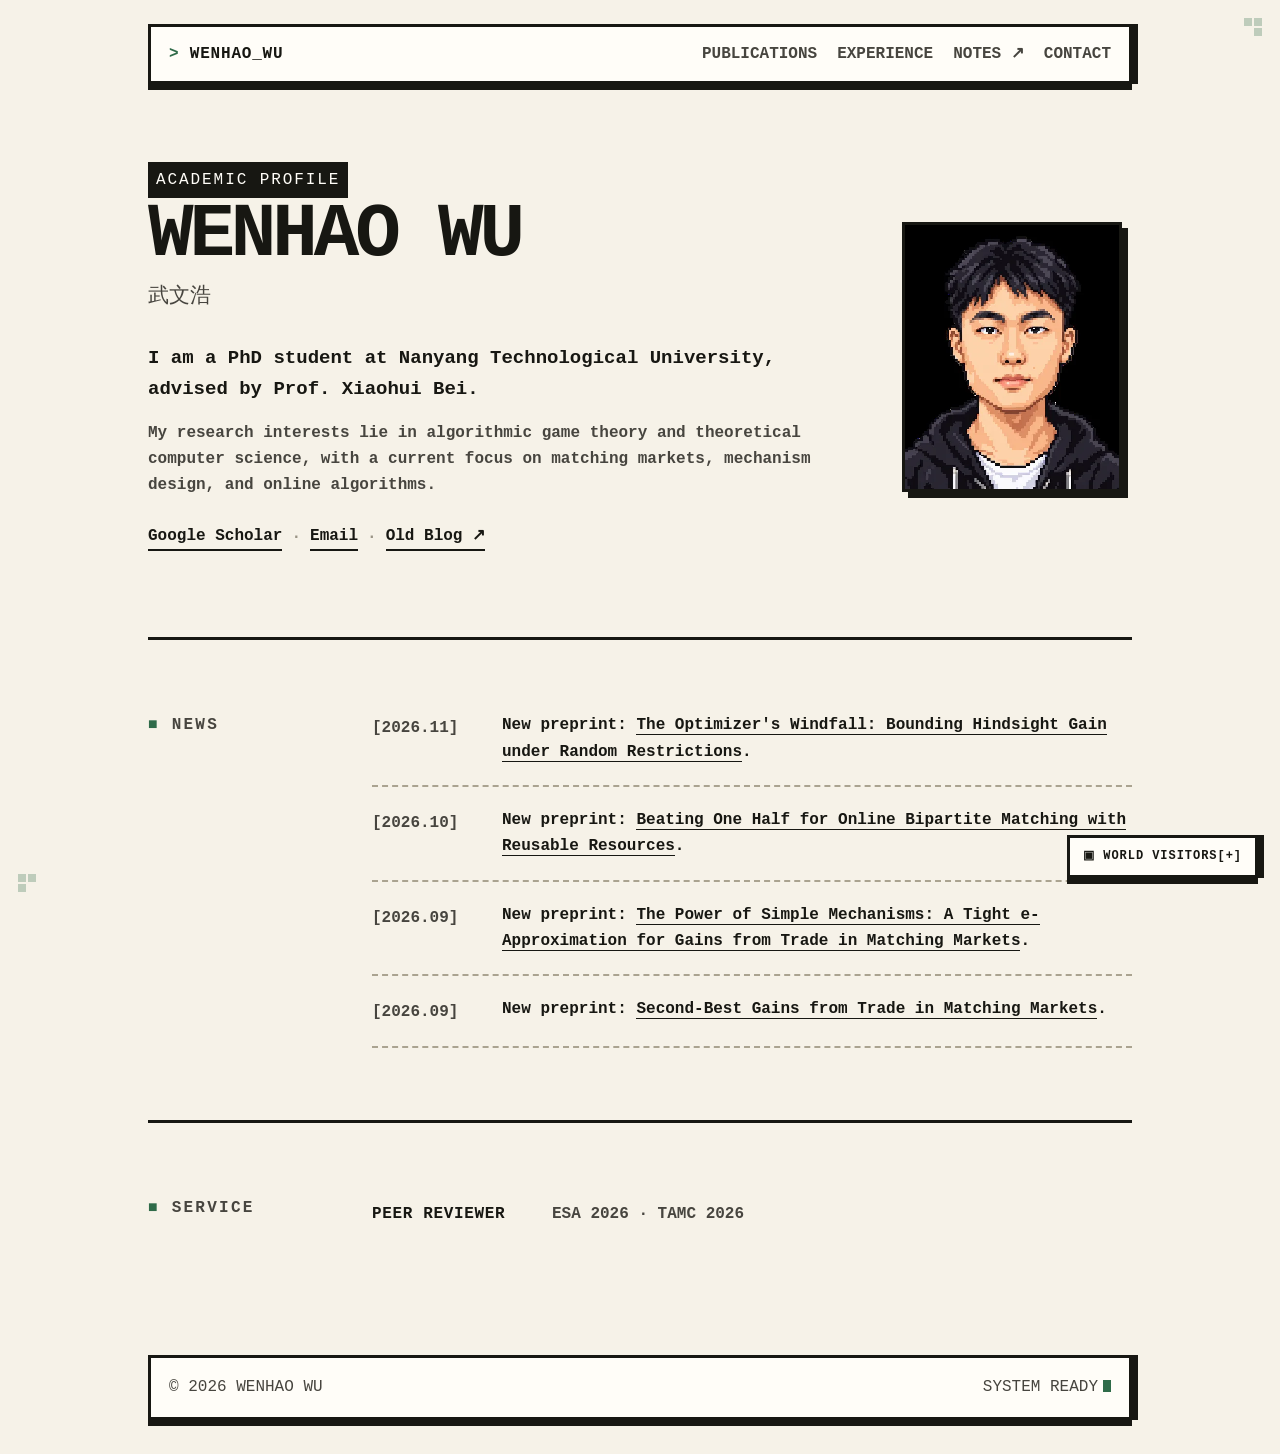
<file: index.html>
<!doctype html>
<html lang="en">
<head>
<meta charset="utf-8">
<meta name="viewport" content="width=device-width, initial-scale=1">
<title>Wenhao Wu — Academic Homepage</title>
<link rel="icon" href="/favicon.ico" sizes="16x16 32x32 48x48" type="image/x-icon">
<link rel="icon" href="/favicon.svg" sizes="any" type="image/svg+xml">
<meta name="description" content="Wenhao Wu, PhD student at Nanyang Technological University, researches algorithmic game theory, matching markets, mechanism design, and online algorithms.">
<link rel="canonical" href="https://wuwenhao2002.github.io/">
<meta property="og:type" content="website">
<meta property="og:site_name" content="Wenhao Wu">
<meta property="og:title" content="Wenhao Wu — Academic Homepage">
<meta property="og:description" content="Wenhao Wu, PhD student at Nanyang Technological University, researches algorithmic game theory, matching markets, mechanism design, and online algorithms.">
<meta property="og:url" content="https://wuwenhao2002.github.io/">
<meta name="twitter:card" content="summary">
<meta name="twitter:title" content="Wenhao Wu — Academic Homepage">
<meta name="twitter:description" content="Wenhao Wu, PhD student at Nanyang Technological University, researches algorithmic game theory, matching markets, mechanism design, and online algorithms.">
<style>
  :root{
    --bg:#f6f2e8;
    --paper:#fffdf8;
    --ink:#171712;
    --muted:#47453f;
    --line:#171712;
    --accent:#2f6b49;
    --accent2:#a44b2a;
    --grid:rgba(23,23,18,.055);
  }

  *{box-sizing:border-box}
  html{scroll-behavior:smooth}
  body{
    margin:0;
    color:var(--ink);
    background:var(--bg);
    font-family:ui-monospace,"SFMono-Regular",Menlo,Monaco,Consolas,"Liberation Mono",monospace;
    font-weight:500;
    line-height:1.65;
  }

  a{color:inherit}
  .wrap{
    max-width:1040px;
    margin:0 auto;
    padding:0 28px;
    position:relative;
  }
  .wrap:before,
  .wrap:after{
    content:"";
    position:fixed;
    width:8px;
    height:8px;
    background:var(--accent);
    opacity:.28;
    pointer-events:none;
  }
  .wrap:before{
    left:18px;
    bottom:18px;
    box-shadow:10px 0 0 var(--accent), 0 10px 0 var(--accent);
  }
  .wrap:after{
    right:18px;
    top:18px;
    box-shadow:-10px 0 0 var(--accent), 0 10px 0 var(--accent);
  }

  /* Pixel primitives */
  .pixel-frame{
    background:var(--paper);
    border:3px solid var(--line);
    box-shadow:
      6px 0 0 var(--line),
      0 6px 0 var(--line);
  }
  .pixel-label{
    display:inline-block;
    background:var(--ink);
    color:var(--paper);
    padding:5px 8px 4px;
    font-size:16px;
    letter-spacing:.12em;
    text-transform:uppercase;
  }

  nav{
    margin-top:24px;
    padding:14px 18px;
    display:flex;
    align-items:center;
    justify-content:space-between;
  }
  .brand{
    text-decoration:none;
    font-weight:800;
    letter-spacing:.05em;
  }
  .brand:before{content:"> ";color:var(--accent)}
  .navlinks{display:flex;gap:20px;font-size:16px;font-weight:700}
  .navlinks a{
    text-decoration:none;
    color:var(--muted);
  }
  .navlinks a:hover{
    color:var(--accent);
  }
  .navlinks a:hover:before{content:"["}
  .navlinks a:hover:after{content:"]"}

  .hero{
    display:grid;
    grid-template-columns:1fr 230px;
    gap:54px;
    align-items:center;
    padding:78px 0 86px;
  }

  h1{
    margin:0 0 8px;
    font-size:clamp(44px,7vw,76px);
    line-height:.98;
    letter-spacing:-.055em;
    text-transform:uppercase;
    font-weight:900;
  }
  .cn{
    font-size:21px;
    color:var(--muted);
    margin-bottom:28px;
  }
  .lead{
    font-size:19px;
    max-width:700px;
    margin:0 0 14px;
    font-weight:650;
  }
  .sublead{
    color:var(--muted);
    max-width:720px;
    margin:0 0 24px;
    font-weight:550;
  }

  .links{
    font-size:16px;
    font-weight:700;
    display:flex;
    flex-wrap:wrap;
    align-items:center;
    gap:0;
  }
  .links a{
    text-decoration:none;
    border-bottom:2px solid var(--ink);
  }
  .links a:hover{
    color:var(--accent);
    border-color:var(--accent);
  }
  .links span{
    margin:0 9px;
    color:#9a9586;
  }

  .portrait{
    width:220px;
    height:270px;
    position:relative;
    border:3px solid var(--ink);
    background:#0c0c10;
    box-shadow:6px 6px 0 var(--ink);
    overflow:hidden;
    display:flex;
    align-items:center;
    justify-content:center;
  }
  .portrait img{
    width:100%;
    height:100%;
    object-fit:cover;
    object-position:center top;
    image-rendering:pixelated;
    display:block;
  }

  section{
    padding:72px 0;
    border-top:3px solid var(--ink);
  }
  .section-grid{
    display:grid;
    grid-template-columns:180px 1fr;
    gap:44px;
  }
  h2{
    margin:0;
    font-size:16px;
    font-weight:800;
    text-transform:uppercase;
    letter-spacing:.14em;
    color:var(--muted);
  }
  h2:before{
    content:"■ ";
    color:var(--accent);
  }

  .research-copy{
    font-family:Georgia,"Times New Roman",serif;
    font-size:25px;
    line-height:1.5;
    margin:0;
    max-width:750px;
  }

  .statline{
    display:flex;
    flex-wrap:wrap;
    gap:12px 18px;
    margin-top:24px;
    font-size:16px;
    font-weight:700;
    color:var(--muted);
    text-transform:uppercase;
    letter-spacing:.04em;
  }
  .statline span:before{content:"+ ";color:var(--accent)}

  .papers{display:flex;flex-direction:column}
  .paper{
    display:grid;
    grid-template-columns:90px 1fr;
    gap:20px;
    padding:28px 0;
    border-bottom:2px dashed #aaa390;
  }
  .paper:first-child{padding-top:0}
  .year{
    font-size:16px;
    font-weight:700;
    color:var(--muted);
    padding-top:5px;
  }
  .year:before{content:"["}
  .year:after{content:"]"}

  .paper-title{
    margin:0 0 8px;
    font-family:Georgia,"Times New Roman",serif;
    font-size:23px;
    line-height:1.35;
    font-weight:600;
  }
  .paper-title a{text-decoration:none}
  .paper-title a:hover{
    color:var(--accent);
    text-decoration:underline;
    text-decoration-thickness:2px;
  }
  .authors{
    font-size:16px;
    font-weight:550;
    color:var(--muted);
    margin-bottom:8px;
  }
  .authors strong{
    color:var(--ink);
    font-weight:700;
  }
  .meta{
    display:flex;
    gap:14px;
    font-size:16px;
    font-weight:800;
    text-transform:uppercase;
  }
  .meta a{
    text-decoration:none;
    color:var(--accent);
  }
  .meta a:before{content:"↳ "}

  .notes-box{
    padding:24px;
    position:relative;
  }
  .notes-box:before{
    content:"SAVE DATA / ARCHIVE";
    position:absolute;
    top:-15px;
    left:18px;
    background:var(--bg);
    padding:0 8px;
    font-size:16px;
    letter-spacing:.12em;
    color:var(--muted);
  }
  .notes-box h3{
    margin:0 0 8px;
    font-size:20px;
  }
  .notes-box p{
    margin:0 0 16px;
    color:var(--muted);
  }
  .notes-box a{
    text-decoration:none;
    border-bottom:2px solid var(--ink);
  }
  .notes-box a:hover{color:var(--accent);border-color:var(--accent)}

  .news-list{
    display:flex;
    flex-direction:column;
  }
  .news-item{
    display:grid;
    grid-template-columns:110px 1fr;
    gap:20px;
    padding:20px 0;
    border-bottom:2px dashed #aaa390;
  }
  .news-item:first-child{padding-top:0}
  .news-date{
    font-size:16px;
    font-weight:800;
    color:var(--muted);
    padding-top:3px;
  }
  .news-date:before{content:"["}
  .news-date:after{content:"]"}
  .news-text{
    font-size:16px;
    font-weight:600;
  }
  .news-text a{
    text-decoration:none;
    border-bottom:1px solid var(--ink);
  }
  .news-text a:hover{
    color:var(--accent);
    border-color:var(--accent);
  }

  .service-list{
    display:flex;
    flex-direction:column;
  }
  .service-item{
    display:grid;
    grid-template-columns:160px 1fr;
    gap:20px;
    padding:6px 0 2px;
  }
  .service-role{
    font-size:16px;
    font-weight:800;
    color:var(--ink);
    text-transform:uppercase;
    letter-spacing:.04em;
  }
  .service-text{
    font-size:16px;
    font-weight:600;
    color:var(--muted);
  }

  footer{
    margin:54px 0 34px;
    padding:16px 18px;
    display:flex;
    justify-content:space-between;
    gap:20px;
    font-size:16px;
    color:var(--muted);
  }
  .blink{
    display:inline-block;
    width:8px;height:12px;
    background:var(--accent);
    margin-left:5px;
    vertical-align:-1px;
    animation:blink 1s steps(1) infinite;
  }
  @keyframes blink{50%{opacity:0}}

  @media(max-width:760px){
    .navlinks{display:none}
    .hero{
      grid-template-columns:1fr;
      gap:38px;
      padding:58px 0 68px;
    }
    .portrait{
      width:100%;
      height:210px;
    }
    .section-grid{
      grid-template-columns:1fr;
      gap:24px;
    }
    .paper,
    .news-item,
    .service-item{
      grid-template-columns:1fr;
    }
    .year{padding:0}
    .research-copy{font-size:21px}
    footer{flex-direction:column}
  }
  /* Floating visitor log, based on the site's existing pixel-frame styling. */
  .world-counter{
    position:fixed;
    z-index:50;
    bottom:22px;
    right:22px;
    width:min(310px,calc(100vw - 38px));
    font-size:12px;
    line-height:1.45;
  }
  .visitor-card{
    background:var(--paper);
  }
  .visitor-card-head{
    display:flex;
    justify-content:space-between;
    align-items:center;
    gap:12px;
    background:var(--ink);
    color:var(--paper);
    padding:9px 10px;
    font-size:12px;
    font-weight:800;
    letter-spacing:.08em;
  }
  .visitor-status-dot{
    display:inline-block;
    width:8px;
    height:8px;
    margin-right:7px;
    background:#71bd77;
    box-shadow:2px 2px 0 #2f6b49;
  }
  .visitor-close{
    position:relative;
    display:grid;
    place-items:center;
    width:27px;
    height:27px;
    flex-shrink:0;
    padding:0;
    border:2px solid var(--paper);
    background:transparent;
    color:var(--paper);
    appearance:none;
    -webkit-appearance:none;
    cursor:pointer;
  }
  /* A true 5x5-pixel X, centered without font metrics or glyph rendering. */
  .visitor-close::before{
    content:"";
    position:absolute;
    top:50%;
    left:50%;
    width:3px;
    height:3px;
    background:currentColor;
    transform:translate(-50%,-50%);
    box-shadow:
      -8px -8px 0 currentColor, 8px -8px 0 currentColor,
      -4px -4px 0 currentColor, 4px -4px 0 currentColor,
      -4px 4px 0 currentColor, 4px 4px 0 currentColor,
      -8px 8px 0 currentColor, 8px 8px 0 currentColor;
    pointer-events:none;
  }
  .visitor-close:hover,
  .visitor-close:focus-visible{
    background:var(--paper);
    color:var(--ink);
  }
  .visitor-card-body{
    padding:12px 12px 10px;
  }
  .visitor-card-label{
    display:flex;
    justify-content:space-between;
    margin-bottom:8px;
    font-size:12px;
    font-weight:800;
    color:var(--accent);
    letter-spacing:.09em;
  }
  .visitor-country-frame{
    display:block;
    width:100%;
    height:108px;
    border:0;
    background:var(--paper);
  }
  .visitor-note{
    margin:7px 0 0;
    font-size:10px;
    letter-spacing:.025em;
    color:var(--muted);
  }
  .visitor-note a{
    color:var(--accent);
    text-decoration:none;
    border-bottom:1px dotted currentColor;
  }
  .visitor-tab{
    display:none;
    width:100%;
    padding:10px 13px;
    background:var(--paper);
    color:var(--ink);
    font:800 12px/1.4 ui-monospace,monospace;
    letter-spacing:.08em;
    cursor:pointer;
    text-align:left;
    justify-content:space-between;
    align-items:center;
  }
  .visitor-tab:hover,
  .visitor-tab:focus-visible{
    background:var(--accent);
    color:var(--paper);
  }
  .world-counter.is-minimized{width:auto;min-width:176px}
  .world-counter.is-minimized .visitor-card{
    position:absolute;
    right:0;
    bottom:0;
    visibility:hidden;
    opacity:0;
    pointer-events:none;
  }
  .world-counter.is-minimized .visitor-tab{display:flex}
  @media(max-width:760px){
    .world-counter{right:16px;bottom:16px}
  }

</style>
</head>
<body>
  <div class="wrap">
    <nav class="pixel-frame">
      <a class="brand" href="#">WENHAO_WU</a>
      <div class="navlinks">
        <a href="publications.html">PUBLICATIONS</a>
        <a href="experience.html">EXPERIENCE</a>
        <a href="https://c-come.github.io/">NOTES ↗</a>
        <a href="mailto:wenhao008@e.ntu.edu.sg">CONTACT</a>
      </div>
    </nav>

    <main>
      <header class="hero">
        <div>
          <span class="pixel-label">ACADEMIC PROFILE</span>
          <h1>Wenhao Wu</h1>
          <div class="cn">武文浩</div>

          <p class="lead">
            I am a PhD student at Nanyang Technological University, advised by Prof. Xiaohui Bei.
          </p>
          <p class="sublead">
            My research interests lie in algorithmic game theory and theoretical computer science,
            with a current focus on matching markets, mechanism design, and online algorithms.
          </p>

          <div class="links">
            <a href="https://scholar.google.com/citations?user=Xqr7zBnixTEC&hl=zh-CN&oi=sra">Google Scholar</a>
            <span>·</span>
            <a href="mailto:wenhao008@e.ntu.edu.sg">Email</a>
            <span>·</span>
            <a href="https://c-come.github.io/">Old Blog ↗</a>
          </div>
        </div>

        <div class="portrait">
          <img src="[data-uri]" alt="Pixel portrait of Wenhao Wu">
        </div>
      </header>

      <section id="news">
        <div class="section-grid">
          <h2>News</h2>
          <div class="news-list">
            <div class="news-item">
              <div class="news-date">2026.11</div>
              <div class="news-text">
                New preprint:
                <a href="https://arxiv.org/abs/2611.03468">The Optimizer's Windfall: Bounding Hindsight Gain under Random Restrictions</a>.
              </div>
            </div>

            <div class="news-item">
              <div class="news-date">2026.10</div>
              <div class="news-text">
                New preprint:
                <a href="https://arxiv.org/abs/2610.01993">Beating One Half for Online Bipartite Matching with Reusable Resources</a>.
              </div>
            </div>

            <div class="news-item">
              <div class="news-date">2026.09</div>
              <div class="news-text">
                New preprint:
                <a href="https://arxiv.org/abs/2609.37997">The Power of Simple Mechanisms: A Tight e-Approximation for Gains from Trade in Matching Markets</a>.
              </div>
            </div>

            <div class="news-item">
              <div class="news-date">2026.09</div>
              <div class="news-text">
                New preprint:
                <a href="https://arxiv.org/abs/2609.18724">Second-Best Gains from Trade in Matching Markets</a>.
              </div>
            </div>

          </div>
        </div>
      </section>

      <section id="service">
        <div class="section-grid">
          <h2>Service</h2>
          <div class="service-list">
            <div class="service-item">
              <div class="service-role">Peer Reviewer</div>
              <div class="service-text">ESA 2026 · TAMC 2026</div>
            </div>
          </div>
        </div>
      </section>

    </main>

    <footer class="pixel-frame">
      <span>© 2026 WENHAO WU</span>
      <span>SYSTEM READY<span class="blink"></span></span>
    </footer>
  </div>

  <!-- Country visits: the iframe stays mounted while minimized, so closing
       the visual panel does not turn off visit logging. -->
  <aside class="world-counter is-minimized" id="world-counter" aria-label="Global visitors">
    <div class="pixel-frame visitor-card" id="visitor-card" aria-hidden="true">
      <div class="visitor-card-head">
        <span><span class="visitor-status-dot" aria-hidden="true"></span>WORLD_VISITORS</span>
        <button class="visitor-close" id="visitor-close" type="button"
                aria-label="Close visitor counter" title="Close"></button>
      </div>
      <div class="visitor-card-body">
        <div class="visitor-card-label">
          <span>REGIONS / VISITS</span>
          <span aria-hidden="true">[↗]</span>
        </div>
        <iframe class="visitor-country-frame"
                title="Country-by-country homepage visit counts"
                src="https://flagcounter.marin.fyi/profile/wuwenhao2002-github-io-2026?bg=fffdf8&amp;badge=2f6b49&amp;text=171712"
                loading="eager" referrerpolicy="strict-origin-when-cross-origin"></iframe>
        <p class="visitor-note">
          COUNTS ARE APPROXIMATE ·
          <a href="https://flagcounter.marin.fyi/" target="_blank" rel="noopener noreferrer">COUNTER INFO ↗</a>
        </p>
      </div>
    </div>
    <button class="pixel-frame visitor-tab" id="visitor-tab" type="button"
            aria-label="Show visitor counter" aria-expanded="false">
      <span>▣ WORLD VISITORS</span><span aria-hidden="true">[+]</span>
    </button>
  </aside>
  <script>
    (function(){
      var dock=document.getElementById("world-counter");
      var card=document.getElementById("visitor-card");
      var close=document.getElementById("visitor-close");
      var tab=document.getElementById("visitor-tab");
      // Each page visit starts minimized, regardless of prior interactions.
      function setMinimized(minimized){
        dock.classList.toggle("is-minimized",minimized);
        card.setAttribute("aria-hidden",String(minimized));
        tab.setAttribute("aria-expanded",String(!minimized));
      }
      close.addEventListener("click",function(){setMinimized(true)});
      tab.addEventListener("click",function(){setMinimized(false)});
      setMinimized(true);
    })();
  </script>
</body>
</html>
</file>
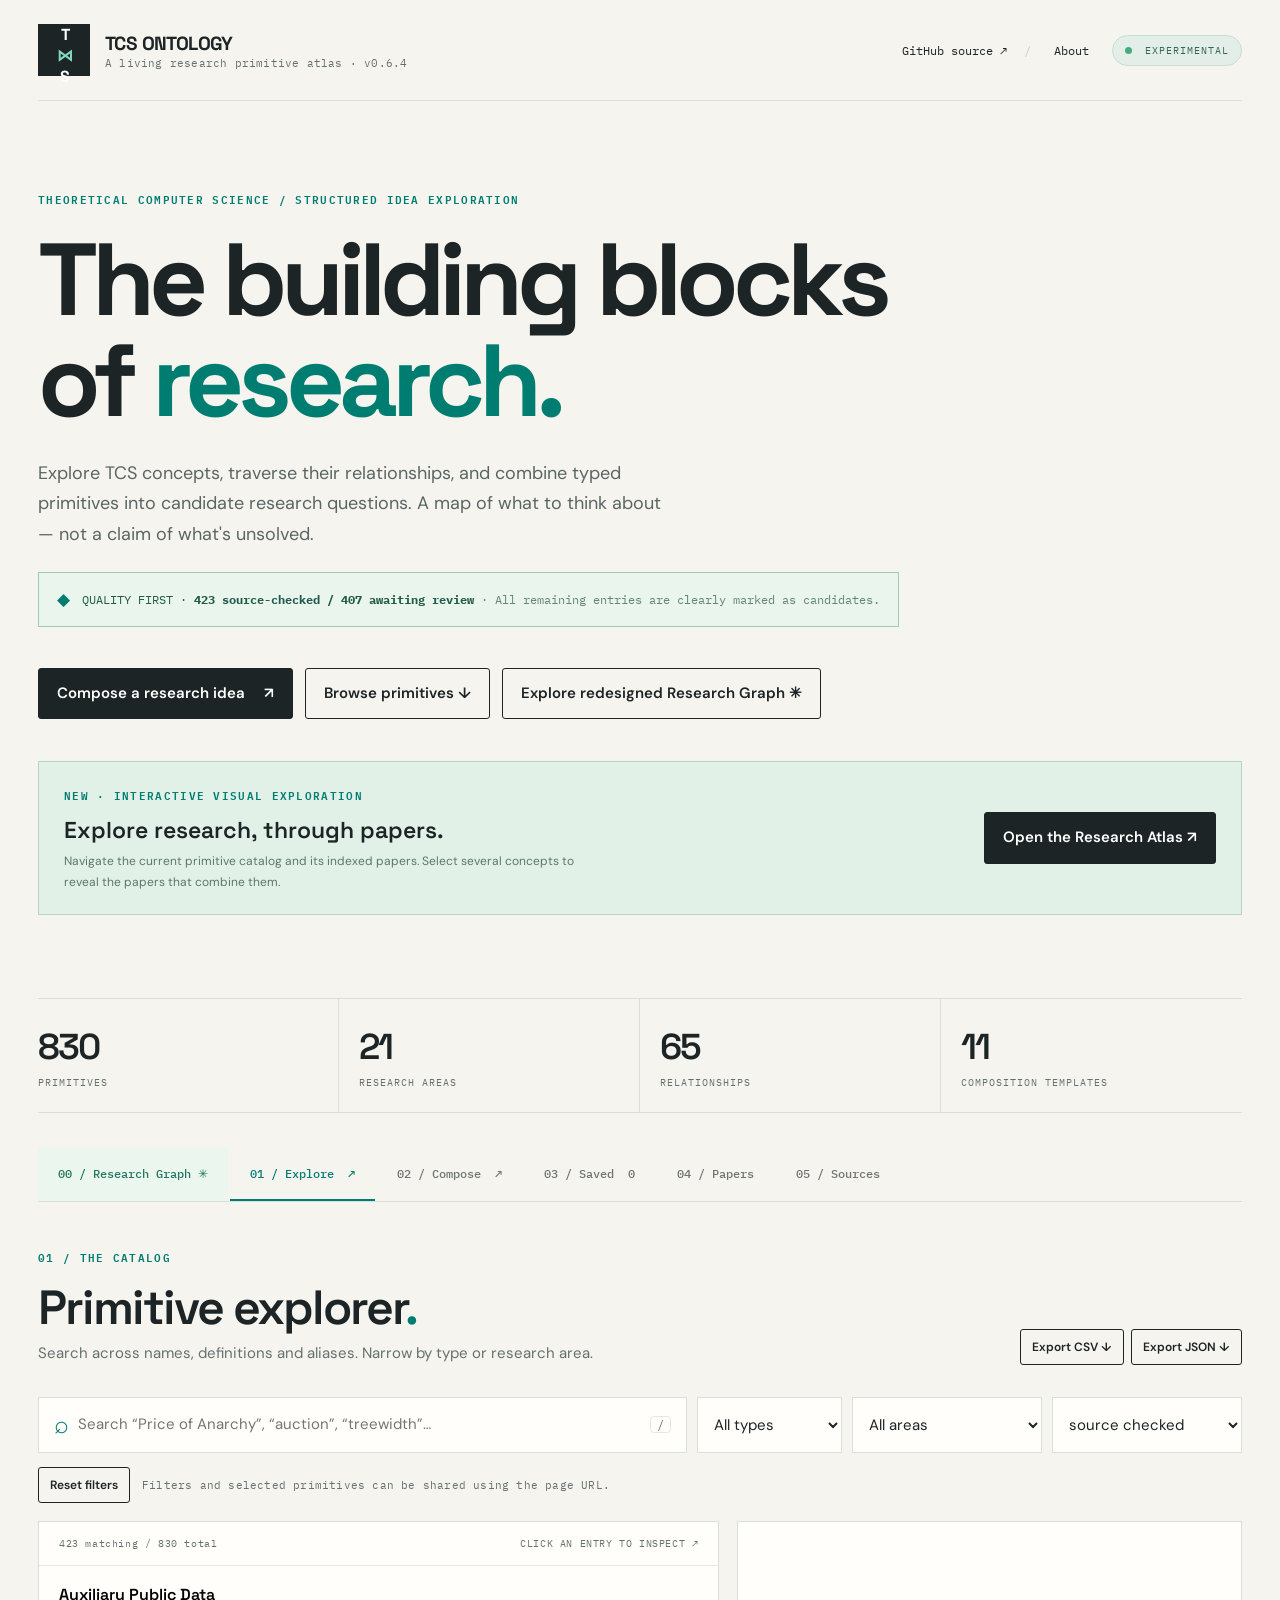
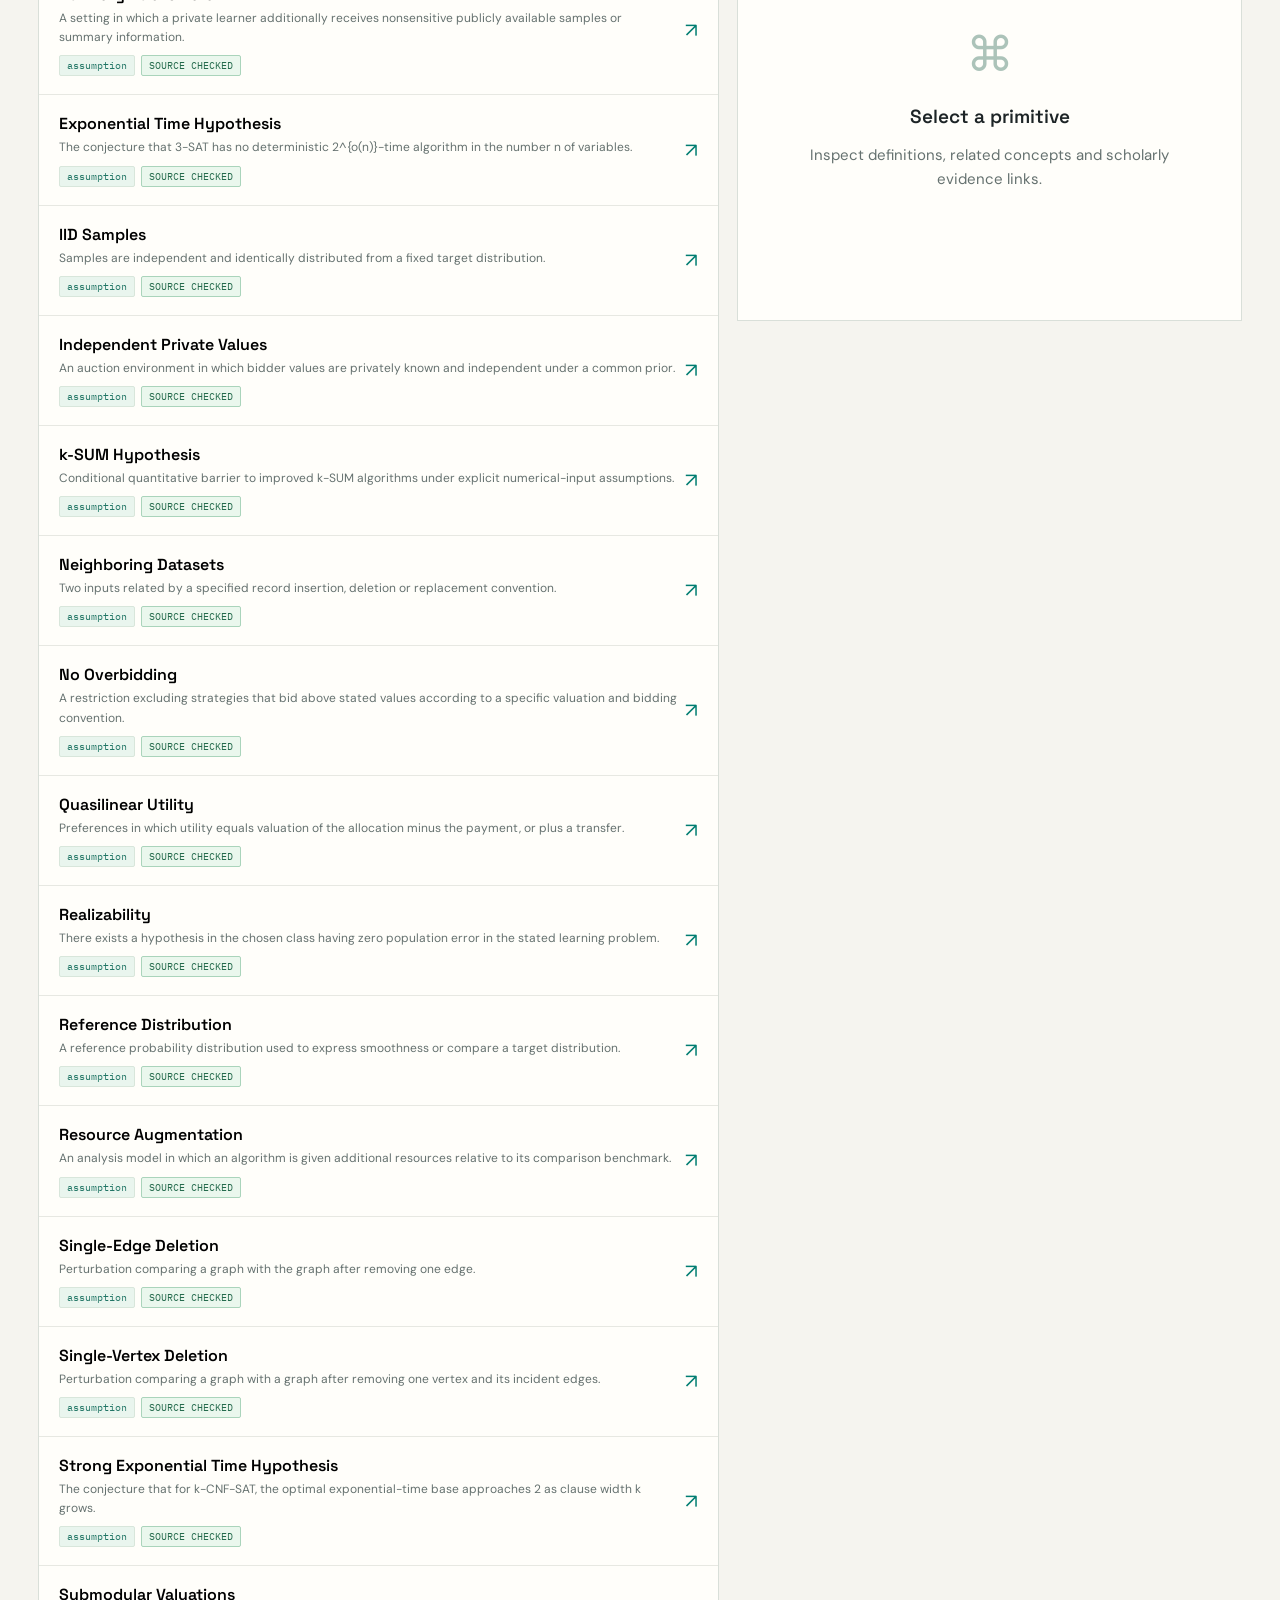
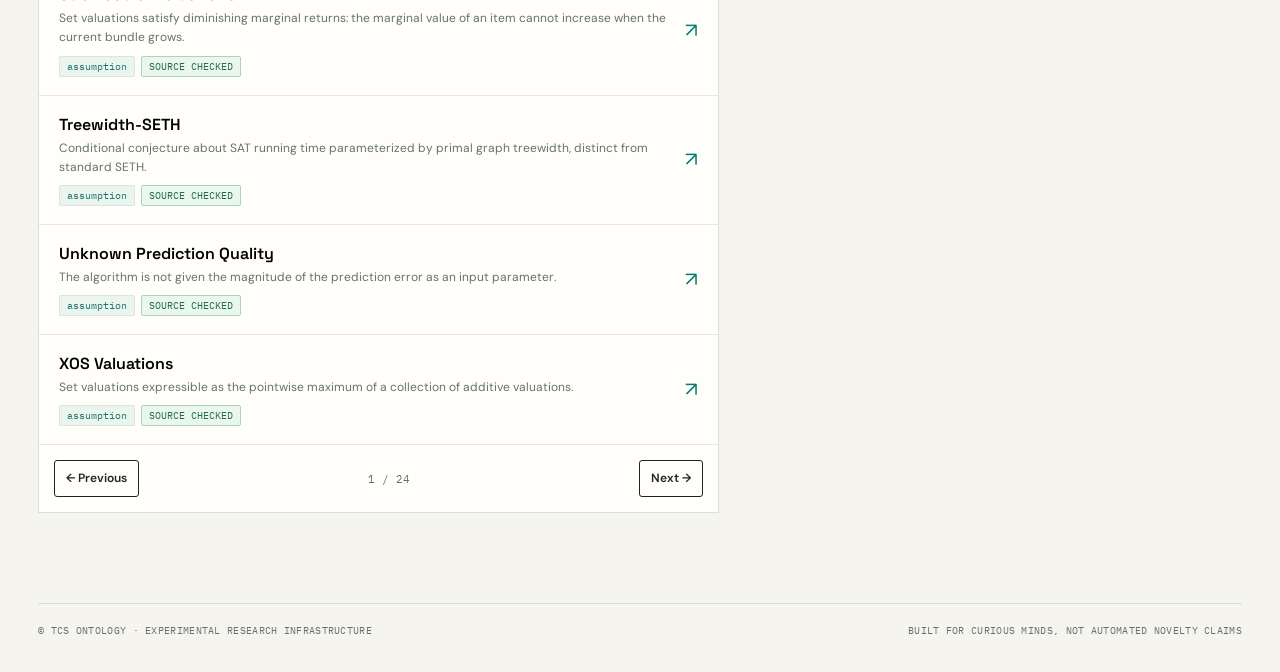
<file: tcs-ontology/index.html>
<!doctype html>
<html lang="en"><head><meta charset="utf-8"/><meta name="viewport" content="width=device-width,initial-scale=1"/><meta name="description" content="TCS Ontology: a typed, open collection of theoretical computer science primitives and a research question composer."/><title>TCS Ontology — Primitive Atlas</title><link rel="stylesheet" href="./styles.css"></head>
<body>
<div class="shell">
<header class="site-head"><div class="logo"><div class="logo-mark">T<span>⋈</span>S</div><div><div class="brand">TCS ONTOLOGY</div><div class="tiny muted">A living research primitive atlas · v0.6.4</div></div></div><div class="head-right"><a href="https://github.com/wuwenhao2002/wuwenhao2002.github.io/tree/main/tcs-ontology" target="_blank" rel="noopener">GitHub source ↗</a><span class="sep">/</span><button class="text-btn" id="helpButton">About</button><span class="status"><span class="dot"></span> EXPERIMENTAL</span></div></header>
<section class="hero"><div class="eyebrow">THEORETICAL COMPUTER SCIENCE / STRUCTURED IDEA EXPLORATION</div><h1>The building blocks<br>of <em>research.</em></h1><p>Explore TCS concepts, traverse their relationships, and combine typed primitives into candidate research questions. A map of what to think about — not a claim of what's unsolved.</p><div class="quality-banner"><span class="quality-icon">◆</span><span>QUALITY FIRST · <strong id="reviewedStat">Loading reviewed coverage…</strong><span class="quality-sub"> · All remaining entries are clearly marked as candidates.</span></span></div><div class="hero-actions"><button class="primary" id="goComposer">Compose a research idea <span>↗</span></button><button class="secondary" id="goExplorer">Browse primitives ↓</button><a class="secondary" href="./map.html">Explore redesigned Research Graph ✳</a></div><div class="map-teaser"><div><span class="eyebrow">NEW · INTERACTIVE VISUAL EXPLORATION</span><strong>Explore research, through papers.</strong><p>Navigate the current primitive catalog and its indexed papers. Select several concepts to reveal the papers that combine them.</p></div><a class="primary" href="./map.html">Open the Research Atlas ↗</a></div><div class="hero-grid"><div><strong id="statPrimitives">—</strong><span>PRIMITIVES</span></div><div><strong id="statFields">—</strong><span>RESEARCH AREAS</span></div><div><strong id="statRelations">—</strong><span>RELATIONSHIPS</span></div><div><strong id="statTemplates">—</strong><span>COMPOSITION TEMPLATES</span></div></div></section>
<div class="body-main">
<nav class="tabs" aria-label="Views"><a class="tab tab-map" href="./map.html">00 / Research Graph ✳</a><button class="tab active" data-view="explore">01 / Explore <span>↗</span></button><button class="tab" data-view="compose">02 / Compose <span>↗</span></button><button class="tab" data-view="saved">03 / Saved <span id="savedCount">0</span></button><button class="tab" data-view="papers">04 / Papers</button><button class="tab" data-view="sources">05 / Sources</button></nav>
<section id="explore" class="view"><div class="section-head"><div><div class="eyebrow">01 / THE CATALOG</div><h2>Primitive explorer<span class="accent-dot">.</span></h2><p>Search across names, definitions and aliases. Narrow by type or research area.</p></div><div class="head-actions"><button class="secondary small" id="downloadCsv">Export CSV ↓</button><button class="secondary small" id="downloadJson">Export JSON ↓</button></div></div>
<div id="loadingState" class="loading-state" role="status">Loading validated knowledge base…</div><div class="search-line"><label class="searchbox"><span class="searchicon">⌕</span><input id="search" type="search" aria-label="Search primitives by name, definition or alias" placeholder="Search “Price of Anarchy”, “auction”, “treewidth”…" autocomplete="off"/><span class="shortcut">/</span></label><select id="kindFilter" aria-label="Filter type"><option value="">All types</option></select><select id="areaFilter" aria-label="Filter field"><option value="">All areas</option></select><select id="reviewFilter" aria-label="Filter review status"><option value="source_checked">Source checked</option></select></div>
<div class="filter-actions"><button class="secondary small" id="resetFilters">Reset filters</button><span class="tiny muted">Filters and selected primitives can be shared using the page URL.</span></div><div class="catalog-layout"><div class="results"><div class="results-meta"><span id="resultCount" role="status" aria-live="polite" aria-atomic="true">Loading…</span><span>CLICK AN ENTRY TO INSPECT ↗</span></div><div class="result-list" id="resultList"></div><div class="pagination"><button class="secondary small" id="prevPage">← Previous</button><span id="pageNumber"></span><button class="secondary small" id="nextPage">Next →</button></div></div><aside class="inspector" id="inspector" aria-label="Selected primitive details"><div class="empty-state"><div class="big-glyph">⌘</div><strong>Select a primitive</strong><p>Inspect definitions, related concepts and scholarly evidence links.</p></div></aside></div>
</section>
<section id="compose" class="view hidden"><div class="section-head"><div><div class="eyebrow">02 / THE IDEA LAB</div><h2>Research composer<span class="accent-dot">.</span></h2><p>Build candidate questions by combining primitives in typed slots, with contextual warnings.</p></div></div>
<div class="composer-policy"><label><input type="checkbox" checked id="composerChecked"/> Prefer source-checked primitives only</label><p>Mathematical compatibility is scoped to explicitly described models. Known incompatible tuples are excluded; unlisted combinations remain unverified.</p></div><div class="composer-grid"><div class="composer-form"><label class="field-label" for="ruleSelect">RESEARCH PATTERN</label><select id="ruleSelect"></select><p class="form-hint" id="ruleDesc"></p><div id="slotControls"></div><div class="composer-buttons"><button id="generateButton" class="primary">Generate candidate ↗</button><button id="shuffleButton" class="secondary">↻ Randomize slots</button></div><p class="caveat-inline">⚠ Suggested combinations are not necessarily well-posed, novel, or open research problems. Always specify mathematical models and verify literature.</p></div><div class="output"><div class="eyebrow">GENERATED HYPOTHESIS</div><div id="ideaOutput" class="generated-placeholder">Select a pattern and click “Generate candidate” to construct a research direction.</div><div class="output-actions"><button class="secondary small" id="saveIdea" disabled>☆ Save idea</button><button class="secondary small" id="copyIdea" disabled>Copy ↗</button><button class="secondary small" id="downloadIdeas">Export saved JSON ↓</button></div><div id="ideaEvidence"></div><div class="idea-notice"><strong>Interpretation ≠ validation</strong><p>A generated title is a prompt for investigation, not evidence of originality. The evidence box only reports manually linked literature; a blank result means “not checked.”</p></div></div></div>
</section>
<section id="saved" class="view hidden"><div class="section-head"><div><div class="eyebrow">03 / YOUR WORKSPACE</div><h2>Saved ideas<span class="accent-dot">.</span></h2><p>Saved locally in your browser when storage is available. Export before clearing browser data or switching devices.</p><button class="secondary small" id="exportSaved">Export saved JSON</button></div></div><div id="savedList" class="saved-list"></div></section>
<section id="papers" class="view hidden"><div class="section-head papers-header"><div><div class="eyebrow">PAPER-BASED COMBINATIONS</div><h2>Recent research patterns<span class="accent-dot">.</span></h2><p>Representative papers classified into problem, model, lens and property roles.</p></div></div><div id="paperList" class="paper-grid"></div></section><section id="sources" class="view hidden"><div class="section-head"><div><div class="eyebrow">04 / PROVENANCE</div><h2>Sources & methodology<span class="accent-dot">.</span></h2><p>Source pointers, inspirations, and limits of this initial release.</p></div></div><div id="sourceSummary" class="quality-counter">Loading provenance coverage…</div><div class="source-note">This is an <strong>original editorial seed</strong>, not a bulk import of OpenAlex or CSO. Bibliographic sources linked below are not endorsements of every ontology entry. Individual definitions require review. “Related literature” never implies a specific theorem unless its scope explicitly says so.</div><div id="sourceList" class="source-list"></div></section>
</div>
<footer><span>© TCS ONTOLOGY · EXPERIMENTAL RESEARCH INFRASTRUCTURE</span><span>BUILT FOR CURIOUS MINDS, NOT AUTOMATED NOVELTY CLAIMS</span></footer></div>
<div id="storageStatus" class="storage-notice" role="status" hidden></div>
<div id="toast" class="toast" role="status" aria-live="polite"></div>
<dialog id="about"><form method="dialog"><button class="close-dialog" aria-label="Close">×</button></form><div class="eyebrow">ABOUT THE PROJECT</div><h2>TCS Ontology</h2><p>Machine-readable theoretical CS primitives and typed rules to help researchers and AI systems explore combinations of problems, models, methods, assumptions and properties.</p><p>Currently a curated-but-unreviewed seed covering multiple TCS areas. Blank definitions are deliberate TODOs. To propose corrections, open a GitHub pull request and include citations and precise mathematical scope.</p><p><a href="./README.md" target="_blank">Read project documentation ↗</a></p></dialog>
<script src="./app.js" defer></script></body></html>
</file>
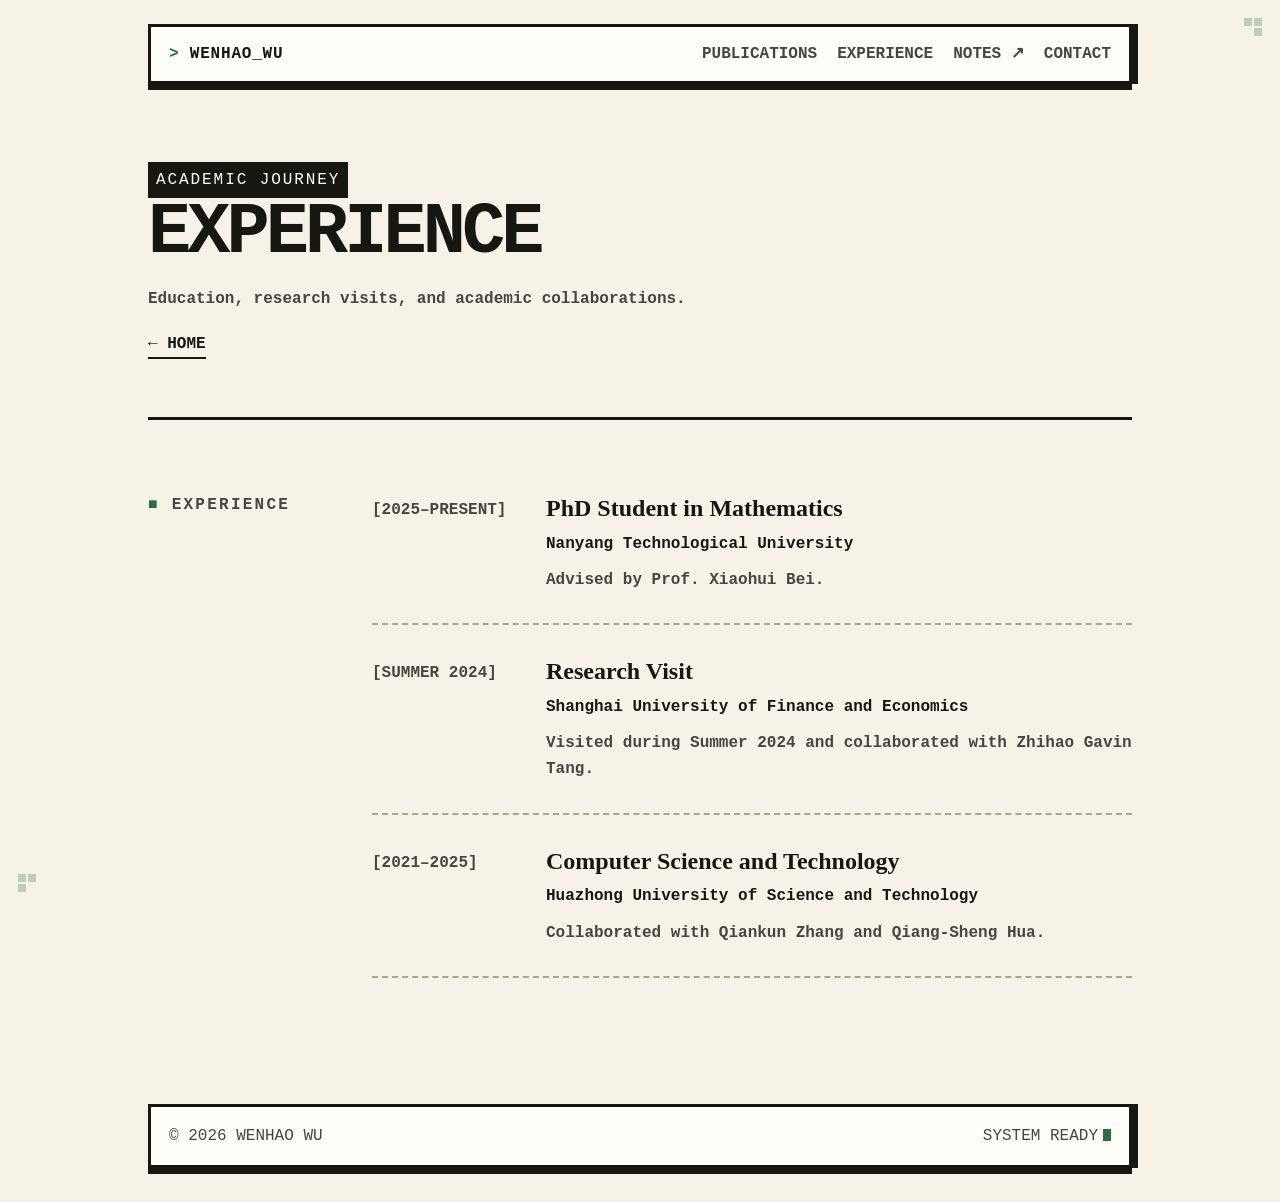
<file: experience.html>
<!doctype html>
<html lang="en">
<head>
<meta charset="utf-8">
<meta name="viewport" content="width=device-width, initial-scale=1">
<title>Experience — Wenhao Wu</title>
<link rel="icon" href="/favicon.ico" sizes="16x16 32x32 48x48" type="image/x-icon">
<link rel="icon" href="/favicon.svg" sizes="any" type="image/svg+xml">
<meta name="description" content="Wenhao Wu's academic experience: PhD studies at Nanyang Technological University, education at HUST, and a research visit to SUFE.">
<link rel="canonical" href="https://wuwenhao2002.github.io/experience.html">
<meta property="og:type" content="website">
<meta property="og:site_name" content="Wenhao Wu">
<meta property="og:title" content="Experience — Wenhao Wu">
<meta property="og:description" content="Wenhao Wu's academic experience: PhD studies at Nanyang Technological University, education at HUST, and a research visit to SUFE.">
<meta property="og:url" content="https://wuwenhao2002.github.io/experience.html">
<meta name="twitter:card" content="summary">
<meta name="twitter:title" content="Experience — Wenhao Wu">
<meta name="twitter:description" content="Wenhao Wu's academic experience: PhD studies at Nanyang Technological University, education at HUST, and a research visit to SUFE.">
<style>
  :root{
    --bg:#f6f2e8;
    --paper:#fffdf8;
    --ink:#171712;
    --muted:#47453f;
    --line:#171712;
    --accent:#2f6b49;
    --accent2:#a44b2a;
    --grid:rgba(23,23,18,.055);
  }

  *{box-sizing:border-box}
  html{scroll-behavior:smooth}
  body{
    margin:0;
    color:var(--ink);
    background:var(--bg);
    font-family:ui-monospace,"SFMono-Regular",Menlo,Monaco,Consolas,"Liberation Mono",monospace;
    font-weight:500;
    line-height:1.65;
  }

  a{color:inherit}
  .wrap{
    max-width:1040px;
    margin:0 auto;
    padding:0 28px;
    position:relative;
  }
  .wrap:before,
  .wrap:after{
    content:"";
    position:fixed;
    width:8px;
    height:8px;
    background:var(--accent);
    opacity:.28;
    pointer-events:none;
  }
  .wrap:before{
    left:18px;
    bottom:18px;
    box-shadow:10px 0 0 var(--accent), 0 10px 0 var(--accent);
  }
  .wrap:after{
    right:18px;
    top:18px;
    box-shadow:-10px 0 0 var(--accent), 0 10px 0 var(--accent);
  }

  /* Pixel primitives */
  .pixel-frame{
    background:var(--paper);
    border:3px solid var(--line);
    box-shadow:
      6px 0 0 var(--line),
      0 6px 0 var(--line);
  }
  .pixel-label{
    display:inline-block;
    background:var(--ink);
    color:var(--paper);
    padding:5px 8px 4px;
    font-size:16px;
    letter-spacing:.12em;
    text-transform:uppercase;
  }

  nav{
    margin-top:24px;
    padding:14px 18px;
    display:flex;
    align-items:center;
    justify-content:space-between;
  }
  .brand{
    text-decoration:none;
    font-weight:800;
    letter-spacing:.05em;
  }
  .brand:before{content:"> ";color:var(--accent)}
  .navlinks{display:flex;gap:20px;font-size:16px;font-weight:700}
  .navlinks a{
    text-decoration:none;
    color:var(--muted);
  }
  .navlinks a:hover{
    color:var(--accent);
  }
  .navlinks a:hover:before{content:"["}
  .navlinks a:hover:after{content:"]"}

  .hero{
    display:grid;
    grid-template-columns:1fr 230px;
    gap:54px;
    align-items:center;
    padding:78px 0 86px;
  }

  h1{
    margin:0 0 8px;
    font-size:clamp(44px,7vw,76px);
    line-height:.98;
    letter-spacing:-.055em;
    text-transform:uppercase;
    font-weight:900;
  }
  .cn{
    font-size:21px;
    color:var(--muted);
    margin-bottom:28px;
  }
  .lead{
    font-size:19px;
    max-width:700px;
    margin:0 0 14px;
    font-weight:650;
  }
  .sublead{
    color:var(--muted);
    max-width:720px;
    margin:0 0 24px;
    font-weight:550;
  }

  .links{
    font-size:16px;
    font-weight:700;
    display:flex;
    flex-wrap:wrap;
    align-items:center;
    gap:0;
  }
  .links a{
    text-decoration:none;
    border-bottom:2px solid var(--ink);
  }
  .links a:hover{
    color:var(--accent);
    border-color:var(--accent);
  }
  .links span{
    margin:0 9px;
    color:#9a9586;
  }

  .portrait{
    width:220px;
    height:270px;
    position:relative;
    border:3px solid var(--ink);
    background:#0c0c10;
    box-shadow:6px 6px 0 var(--ink);
    overflow:hidden;
    display:flex;
    align-items:center;
    justify-content:center;
  }
  .portrait img{
    width:100%;
    height:100%;
    object-fit:cover;
    object-position:center top;
    image-rendering:pixelated;
    display:block;
  }

  section{
    padding:72px 0;
    border-top:3px solid var(--ink);
  }
  .section-grid{
    display:grid;
    grid-template-columns:180px 1fr;
    gap:44px;
  }
  h2{
    margin:0;
    font-size:16px;
    font-weight:800;
    text-transform:uppercase;
    letter-spacing:.14em;
    color:var(--muted);
  }
  h2:before{
    content:"■ ";
    color:var(--accent);
  }

  .research-copy{
    font-family:Georgia,"Times New Roman",serif;
    font-size:25px;
    line-height:1.5;
    margin:0;
    max-width:750px;
  }

  .statline{
    display:flex;
    flex-wrap:wrap;
    gap:12px 18px;
    margin-top:24px;
    font-size:16px;
    font-weight:700;
    color:var(--muted);
    text-transform:uppercase;
    letter-spacing:.04em;
  }
  .statline span:before{content:"+ ";color:var(--accent)}

  .papers{display:flex;flex-direction:column}
  .paper{
    display:grid;
    grid-template-columns:90px 1fr;
    gap:20px;
    padding:28px 0;
    border-bottom:2px dashed #aaa390;
  }
  .paper:first-child{padding-top:0}
  .year{
    font-size:16px;
    font-weight:700;
    color:var(--muted);
    padding-top:5px;
  }
  .year:before{content:"["}
  .year:after{content:"]"}

  .paper-title{
    margin:0 0 8px;
    font-family:Georgia,"Times New Roman",serif;
    font-size:23px;
    line-height:1.35;
    font-weight:600;
  }
  .paper-title a{text-decoration:none}
  .paper-title a:hover{
    color:var(--accent);
    text-decoration:underline;
    text-decoration-thickness:2px;
  }
  .authors{
    font-size:16px;
    font-weight:550;
    color:var(--muted);
    margin-bottom:8px;
  }
  .authors strong{
    color:var(--ink);
    font-weight:700;
  }
  .meta{
    display:flex;
    gap:14px;
    font-size:16px;
    font-weight:800;
    text-transform:uppercase;
  }
  .meta a{
    text-decoration:none;
    color:var(--accent);
  }
  .meta a:before{content:"↳ "}

  .notes-box{
    padding:24px;
    position:relative;
  }
  .notes-box:before{
    content:"SAVE DATA / ARCHIVE";
    position:absolute;
    top:-15px;
    left:18px;
    background:var(--bg);
    padding:0 8px;
    font-size:16px;
    letter-spacing:.12em;
    color:var(--muted);
  }
  .notes-box h3{
    margin:0 0 8px;
    font-size:20px;
  }
  .notes-box p{
    margin:0 0 16px;
    color:var(--muted);
  }
  .notes-box a{
    text-decoration:none;
    border-bottom:2px solid var(--ink);
  }
  .notes-box a:hover{color:var(--accent);border-color:var(--accent)}

  .news-list{
    display:flex;
    flex-direction:column;
  }
  .news-item{
    display:grid;
    grid-template-columns:110px 1fr;
    gap:20px;
    padding:20px 0;
    border-bottom:2px dashed #aaa390;
  }
  .news-item:first-child{padding-top:0}
  .news-date{
    font-size:16px;
    font-weight:800;
    color:var(--muted);
    padding-top:3px;
  }
  .news-date:before{content:"["}
  .news-date:after{content:"]"}
  .news-text{
    font-size:16px;
    font-weight:600;
  }
  .news-text a{
    text-decoration:none;
    border-bottom:1px solid var(--ink);
  }
  .news-text a:hover{
    color:var(--accent);
    border-color:var(--accent);
  }

  footer{
    margin:54px 0 34px;
    padding:16px 18px;
    display:flex;
    justify-content:space-between;
    gap:20px;
    font-size:16px;
    color:var(--muted);
  }
  .blink{
    display:inline-block;
    width:8px;height:12px;
    background:var(--accent);
    margin-left:5px;
    vertical-align:-1px;
    animation:blink 1s steps(1) infinite;
  }
  @keyframes blink{50%{opacity:0}}

  @media(max-width:760px){
    .navlinks{display:none}
    .hero{
      grid-template-columns:1fr;
      gap:38px;
      padding:58px 0 68px;
    }
    .portrait{
      width:100%;
      height:210px;
    }
    .section-grid{
      grid-template-columns:1fr;
      gap:24px;
    }
    .paper,
    .news-item{
      grid-template-columns:1fr;
    }
    .year{padding:0}
    .research-copy{font-size:21px}
    footer{flex-direction:column}
  }
</style>
<style>
  .page-head{
    padding:78px 0 58px;
  }
  .page-head h1{
    font-size:clamp(42px,7vw,72px);
    margin-bottom:18px;
  }
  .page-head p{
    margin:0;
    color:var(--muted);
    max-width:720px;
    font-weight:550;
  }
  .back-link{
    display:inline-block;
    margin-top:18px;
    font-size:16px;
    font-weight:800;
    text-decoration:none;
    border-bottom:2px solid var(--ink);
  }
  .back-link:hover{
    color:var(--accent);
    border-color:var(--accent);
  }
</style>
<style>
  .experience-list{
    display:flex;
    flex-direction:column;
  }
  .experience-item{
    display:grid;
    grid-template-columns:150px 1fr;
    gap:24px;
    padding:30px 0;
    border-bottom:2px dashed #aaa390;
  }
  .experience-item:first-child{padding-top:0}
  .experience-time{
    font-size:16px;
    font-weight:800;
    color:var(--muted);
    padding-top:5px;
    text-transform:uppercase;
  }
  .experience-time:before{content:"["}
  .experience-time:after{content:"]"}
  .experience-title{
    margin:0 0 6px;
    font-family:Georgia,"Times New Roman",serif;
    font-size:24px;
    line-height:1.35;
    font-weight:600;
  }
  .experience-place{
    margin:0 0 10px;
    font-size:16px;
    font-weight:800;
  }
  .experience-desc{
    margin:0;
    color:var(--muted);
    font-size:16px;
    font-weight:550;
    max-width:720px;
  }
  @media(max-width:760px){
    .experience-item{
      grid-template-columns:1fr;
      gap:8px;
    }
  }
</style>
</head>
<body>
  <div class="wrap">
    <nav class="pixel-frame">
      <a class="brand" href="index.html">WENHAO_WU</a>
      <div class="navlinks">
        <a href="publications.html">PUBLICATIONS</a>
        <a href="experience.html">EXPERIENCE</a>
        <a href="https://c-come.github.io/">NOTES ↗</a>
        <a href="mailto:wenhao008@e.ntu.edu.sg">CONTACT</a>
      </div>
    </nav>

    <main>
      <header class="page-head">
        <span class="pixel-label">ACADEMIC JOURNEY</span>
        <h1>Experience</h1>
        <p>
          Education, research visits, and academic collaborations.
        </p>
        <a class="back-link" href="index.html">← HOME</a>
      </header>

      <section>
        <div class="section-grid">
          <h2>Experience</h2>
          <div class="experience-list">

            <article class="experience-item">
              <div class="experience-time">2025–Present</div>
              <div>
                <h3 class="experience-title">PhD Student in Mathematics</h3>
                <p class="experience-place">Nanyang Technological University</p>
                <p class="experience-desc">
                  Advised by Prof. Xiaohui Bei.
                </p>
              </div>
            </article>

            <article class="experience-item">
              <div class="experience-time">Summer 2024</div>
              <div>
                <h3 class="experience-title">Research Visit</h3>
                <p class="experience-place">Shanghai University of Finance and Economics</p>
                <p class="experience-desc">
                  Visited during Summer 2024 and collaborated with Zhihao Gavin Tang.
                </p>
              </div>
            </article>

            <article class="experience-item">
              <div class="experience-time">2021–2025</div>
              <div>
                <h3 class="experience-title">Computer Science and Technology</h3>
                <p class="experience-place">Huazhong University of Science and Technology</p>
                <p class="experience-desc">
                  Collaborated with Qiankun Zhang and Qiang-Sheng Hua.
                </p>
              </div>
            </article>

          </div>
        </div>
      </section>
    </main>

    <footer class="pixel-frame">
      <span>© 2026 WENHAO WU</span>
      <span>SYSTEM READY<span class="blink"></span></span>
    </footer>
  </div>
</body>
</html>
</file>
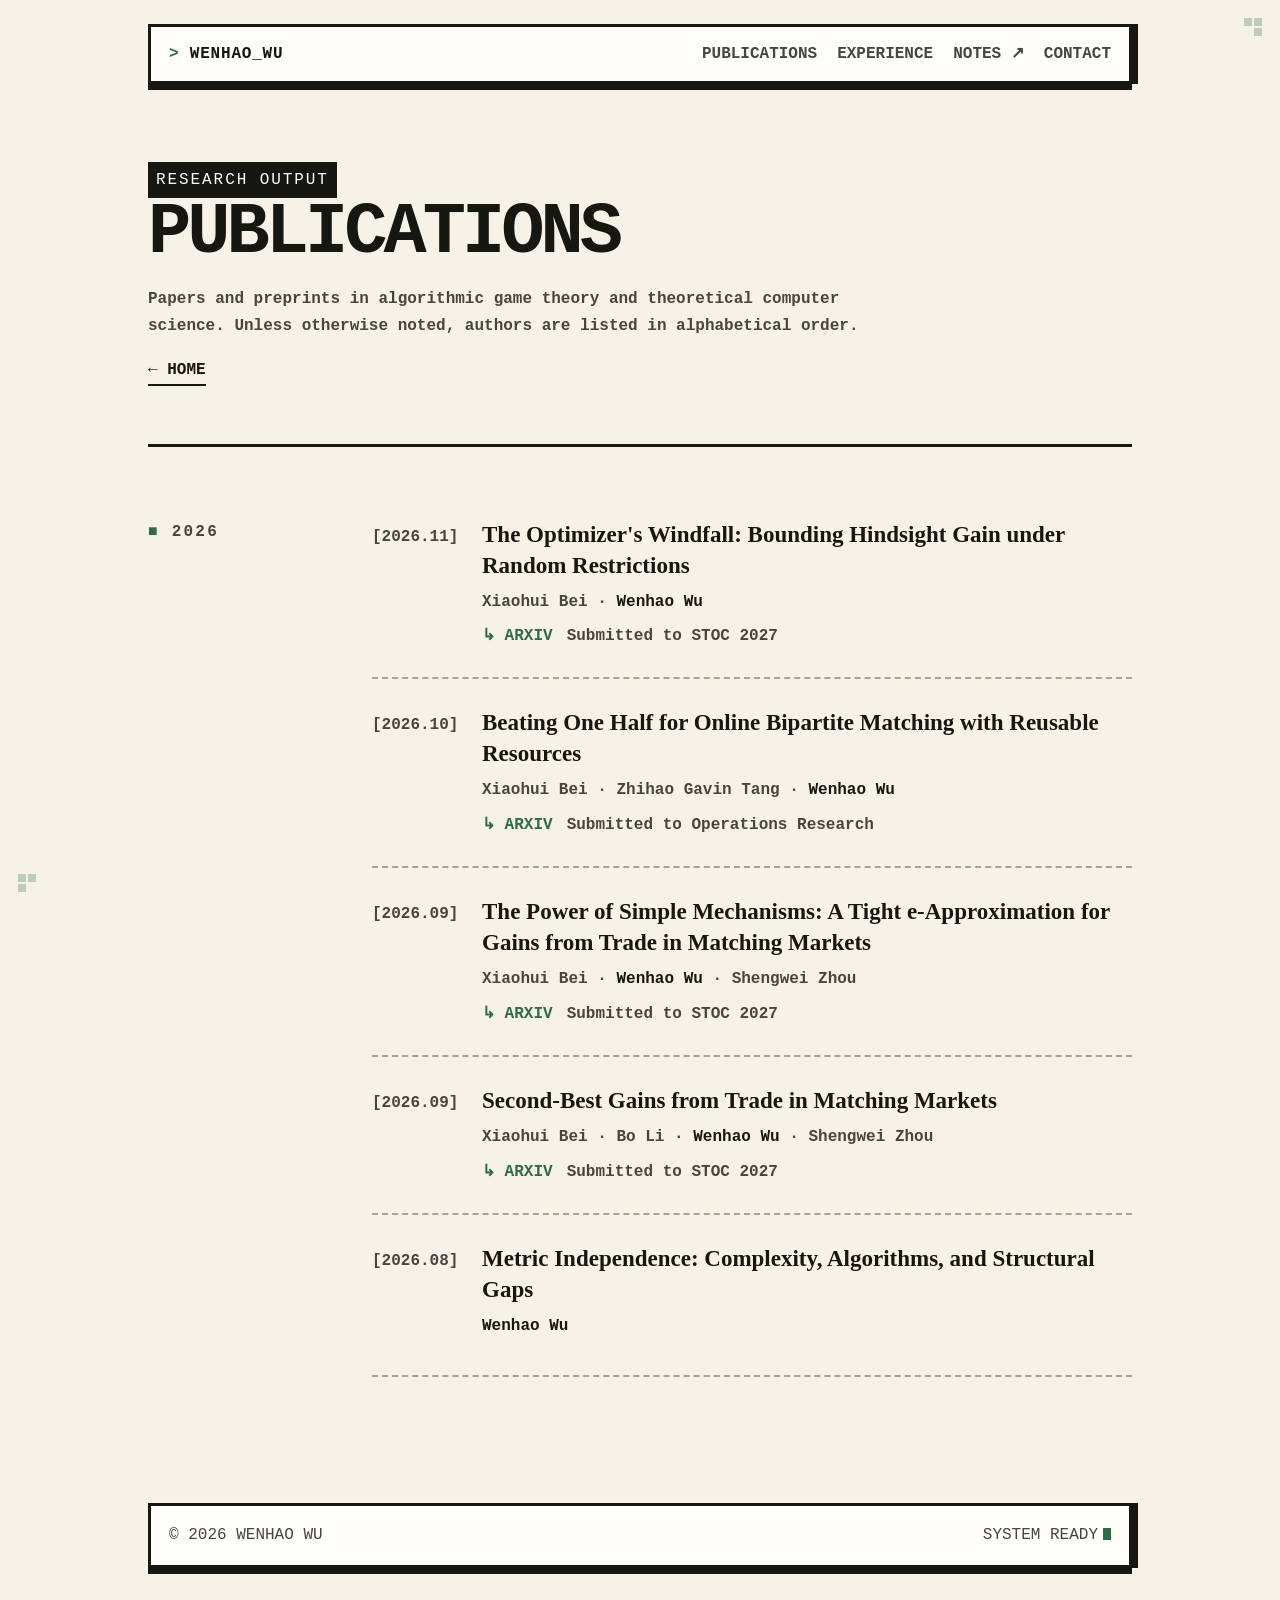
<file: publications.html>
<!doctype html>
<html lang="en">
<head>
<meta charset="utf-8">
<meta name="viewport" content="width=device-width, initial-scale=1">
<title>Publications — Wenhao Wu</title>
<link rel="icon" href="/favicon.ico" sizes="16x16 32x32 48x48" type="image/x-icon">
<link rel="icon" href="/favicon.svg" sizes="any" type="image/svg+xml">
<meta name="description" content="Papers and preprints by Wenhao Wu and collaborators on random restrictions, online matching, and matching markets.">
<link rel="canonical" href="https://wuwenhao2002.github.io/publications.html">
<meta property="og:type" content="website">
<meta property="og:site_name" content="Wenhao Wu">
<meta property="og:title" content="Publications — Wenhao Wu">
<meta property="og:description" content="Papers and preprints by Wenhao Wu and collaborators on random restrictions, online matching, and matching markets.">
<meta property="og:url" content="https://wuwenhao2002.github.io/publications.html">
<meta name="twitter:card" content="summary">
<meta name="twitter:title" content="Publications — Wenhao Wu">
<meta name="twitter:description" content="Papers and preprints by Wenhao Wu and collaborators on random restrictions, online matching, and matching markets.">
<script type="application/ld+json">
{
  "@context": "https://schema.org",
  "@type": "CollectionPage",
  "@id": "https://wuwenhao2002.github.io/publications.html",
  "name": "Publications — Wenhao Wu",
  "url": "https://wuwenhao2002.github.io/publications.html",
  "description": "Papers and preprints by Wenhao Wu and collaborators on random restrictions, online matching, and matching markets.",
  "mainEntity": {
    "@type": "ItemList",
    "itemListElement": [
      {
        "@type": "ListItem",
        "position": 1,
        "item": {
          "@type": "ScholarlyArticle",
          "@id": "https://arxiv.org/abs/2611.03468",
          "url": "https://arxiv.org/abs/2611.03468",
          "name": "The Optimizer's Windfall: Bounding Hindsight Gain under Random Restrictions",
          "identifier": "arXiv:2611.03468",
          "author": [
            {
              "@type": "Person",
              "name": "Xiaohui Bei"
            },
            {
              "@type": "Person",
              "name": "Wenhao Wu"
            }
          ],
          "datePublished": "2026-11-02",
          "creativeWorkStatus": "Preprint"
        }
      },
      {
        "@type": "ListItem",
        "position": 2,
        "item": {
          "@type": "ScholarlyArticle",
          "@id": "https://arxiv.org/abs/2610.01993",
          "url": "https://arxiv.org/abs/2610.01993",
          "name": "Beating One Half for Online Bipartite Matching with Reusable Resources",
          "identifier": "arXiv:2610.01993",
          "author": [
            {
              "@type": "Person",
              "name": "Xiaohui Bei"
            },
            {
              "@type": "Person",
              "name": "Zhihao Gavin Tang"
            },
            {
              "@type": "Person",
              "name": "Wenhao Wu"
            }
          ],
          "datePublished": "2026-10-01",
          "creativeWorkStatus": "Preprint"
        }
      },
      {
        "@type": "ListItem",
        "position": 3,
        "item": {
          "@type": "ScholarlyArticle",
          "@id": "https://arxiv.org/abs/2609.37997",
          "url": "https://arxiv.org/abs/2609.37997",
          "name": "The Power of Simple Mechanisms: A Tight e-Approximation for Gains from Trade in Matching Markets",
          "identifier": "arXiv:2609.37997",
          "author": [
            {
              "@type": "Person",
              "name": "Xiaohui Bei"
            },
            {
              "@type": "Person",
              "name": "Wenhao Wu"
            },
            {
              "@type": "Person",
              "name": "Shengwei Zhou"
            }
          ],
          "datePublished": "2026-09-29",
          "creativeWorkStatus": "Preprint"
        }
      },
      {
        "@type": "ListItem",
        "position": 4,
        "item": {
          "@type": "ScholarlyArticle",
          "@id": "https://arxiv.org/abs/2609.18724",
          "url": "https://arxiv.org/abs/2609.18724",
          "name": "Second-Best Gains from Trade in Matching Markets",
          "identifier": "arXiv:2609.18724",
          "author": [
            {
              "@type": "Person",
              "name": "Xiaohui Bei"
            },
            {
              "@type": "Person",
              "name": "Bo Li"
            },
            {
              "@type": "Person",
              "name": "Wenhao Wu"
            },
            {
              "@type": "Person",
              "name": "Shengwei Zhou"
            }
          ],
          "datePublished": "2026-09-16",
          "creativeWorkStatus": "Preprint"
        }
      }
    ]
  }
}
</script>
<style>
  :root{
    --bg:#f6f2e8;
    --paper:#fffdf8;
    --ink:#171712;
    --muted:#47453f;
    --line:#171712;
    --accent:#2f6b49;
    --accent2:#a44b2a;
    --grid:rgba(23,23,18,.055);
  }

  *{box-sizing:border-box}
  html{scroll-behavior:smooth}
  body{
    margin:0;
    color:var(--ink);
    background:var(--bg);
    font-family:ui-monospace,"SFMono-Regular",Menlo,Monaco,Consolas,"Liberation Mono",monospace;
    font-weight:500;
    line-height:1.65;
  }

  a{color:inherit}
  .wrap{
    max-width:1040px;
    margin:0 auto;
    padding:0 28px;
    position:relative;
  }
  .wrap:before,
  .wrap:after{
    content:"";
    position:fixed;
    width:8px;
    height:8px;
    background:var(--accent);
    opacity:.28;
    pointer-events:none;
  }
  .wrap:before{
    left:18px;
    bottom:18px;
    box-shadow:10px 0 0 var(--accent), 0 10px 0 var(--accent);
  }
  .wrap:after{
    right:18px;
    top:18px;
    box-shadow:-10px 0 0 var(--accent), 0 10px 0 var(--accent);
  }

  /* Pixel primitives */
  .pixel-frame{
    background:var(--paper);
    border:3px solid var(--line);
    box-shadow:
      6px 0 0 var(--line),
      0 6px 0 var(--line);
  }
  .pixel-label{
    display:inline-block;
    background:var(--ink);
    color:var(--paper);
    padding:5px 8px 4px;
    font-size:16px;
    letter-spacing:.12em;
    text-transform:uppercase;
  }

  nav{
    margin-top:24px;
    padding:14px 18px;
    display:flex;
    align-items:center;
    justify-content:space-between;
  }
  .brand{
    text-decoration:none;
    font-weight:800;
    letter-spacing:.05em;
  }
  .brand:before{content:"> ";color:var(--accent)}
  .navlinks{display:flex;gap:20px;font-size:16px;font-weight:700}
  .navlinks a{
    text-decoration:none;
    color:var(--muted);
  }
  .navlinks a:hover{
    color:var(--accent);
  }
  .navlinks a:hover:before{content:"["}
  .navlinks a:hover:after{content:"]"}

  .hero{
    display:grid;
    grid-template-columns:1fr 230px;
    gap:54px;
    align-items:center;
    padding:78px 0 86px;
  }

  h1{
    margin:0 0 8px;
    font-size:clamp(44px,7vw,76px);
    line-height:.98;
    letter-spacing:-.055em;
    text-transform:uppercase;
    font-weight:900;
  }
  .cn{
    font-size:21px;
    color:var(--muted);
    margin-bottom:28px;
  }
  .lead{
    font-size:19px;
    max-width:700px;
    margin:0 0 14px;
    font-weight:650;
  }
  .sublead{
    color:var(--muted);
    max-width:720px;
    margin:0 0 24px;
    font-weight:550;
  }

  .links{
    font-size:16px;
    font-weight:700;
    display:flex;
    flex-wrap:wrap;
    align-items:center;
    gap:0;
  }
  .links a{
    text-decoration:none;
    border-bottom:2px solid var(--ink);
  }
  .links a:hover{
    color:var(--accent);
    border-color:var(--accent);
  }
  .links span{
    margin:0 9px;
    color:#9a9586;
  }

  .portrait{
    width:220px;
    height:270px;
    position:relative;
    border:3px solid var(--ink);
    background:#0c0c10;
    box-shadow:6px 6px 0 var(--ink);
    overflow:hidden;
    display:flex;
    align-items:center;
    justify-content:center;
  }
  .portrait img{
    width:100%;
    height:100%;
    object-fit:cover;
    object-position:center top;
    image-rendering:pixelated;
    display:block;
  }

  section{
    padding:72px 0;
    border-top:3px solid var(--ink);
  }
  .section-grid{
    display:grid;
    grid-template-columns:180px 1fr;
    gap:44px;
  }
  h2{
    margin:0;
    font-size:16px;
    font-weight:800;
    text-transform:uppercase;
    letter-spacing:.14em;
    color:var(--muted);
  }
  h2:before{
    content:"■ ";
    color:var(--accent);
  }

  .research-copy{
    font-family:Georgia,"Times New Roman",serif;
    font-size:25px;
    line-height:1.5;
    margin:0;
    max-width:750px;
  }

  .statline{
    display:flex;
    flex-wrap:wrap;
    gap:12px 18px;
    margin-top:24px;
    font-size:16px;
    font-weight:700;
    color:var(--muted);
    text-transform:uppercase;
    letter-spacing:.04em;
  }
  .statline span:before{content:"+ ";color:var(--accent)}

  .papers{display:flex;flex-direction:column}
  .paper{
    display:grid;
    grid-template-columns:90px 1fr;
    gap:20px;
    padding:28px 0;
    border-bottom:2px dashed #aaa390;
  }
  .paper:first-child{padding-top:0}
  .year{
    font-size:16px;
    font-weight:700;
    color:var(--muted);
    padding-top:5px;
  }
  .year:before{content:"["}
  .year:after{content:"]"}

  .paper-title{
    margin:0 0 8px;
    font-family:Georgia,"Times New Roman",serif;
    font-size:23px;
    line-height:1.35;
    font-weight:600;
  }
  .paper-title a{text-decoration:none}
  .paper-title a:hover{
    color:var(--accent);
    text-decoration:underline;
    text-decoration-thickness:2px;
  }
  .authors{
    font-size:16px;
    font-weight:550;
    color:var(--muted);
    margin-bottom:8px;
  }
  .authors strong{
    color:var(--ink);
    font-weight:700;
  }
  .meta{
    display:flex;
    gap:14px;
    font-size:16px;
    font-weight:800;
    text-transform:uppercase;
  }
  .meta a{
    text-decoration:none;
    color:var(--accent);
  }
  .meta a:before{content:"↳ "}
  .meta{flex-wrap:wrap;align-items:baseline}
  .submission-status{
    color:var(--muted);
    font-weight:600;
    text-transform:none;
  }

  .notes-box{
    padding:24px;
    position:relative;
  }
  .notes-box:before{
    content:"SAVE DATA / ARCHIVE";
    position:absolute;
    top:-15px;
    left:18px;
    background:var(--bg);
    padding:0 8px;
    font-size:16px;
    letter-spacing:.12em;
    color:var(--muted);
  }
  .notes-box h3{
    margin:0 0 8px;
    font-size:20px;
  }
  .notes-box p{
    margin:0 0 16px;
    color:var(--muted);
  }
  .notes-box a{
    text-decoration:none;
    border-bottom:2px solid var(--ink);
  }
  .notes-box a:hover{color:var(--accent);border-color:var(--accent)}

  .news-list{
    display:flex;
    flex-direction:column;
  }
  .news-item{
    display:grid;
    grid-template-columns:110px 1fr;
    gap:20px;
    padding:20px 0;
    border-bottom:2px dashed #aaa390;
  }
  .news-item:first-child{padding-top:0}
  .news-date{
    font-size:16px;
    font-weight:800;
    color:var(--muted);
    padding-top:3px;
  }
  .news-date:before{content:"["}
  .news-date:after{content:"]"}
  .news-text{
    font-size:16px;
    font-weight:600;
  }
  .news-text a{
    text-decoration:none;
    border-bottom:1px solid var(--ink);
  }
  .news-text a:hover{
    color:var(--accent);
    border-color:var(--accent);
  }

  footer{
    margin:54px 0 34px;
    padding:16px 18px;
    display:flex;
    justify-content:space-between;
    gap:20px;
    font-size:16px;
    color:var(--muted);
  }
  .blink{
    display:inline-block;
    width:8px;height:12px;
    background:var(--accent);
    margin-left:5px;
    vertical-align:-1px;
    animation:blink 1s steps(1) infinite;
  }
  @keyframes blink{50%{opacity:0}}

  @media(max-width:760px){
    .navlinks{display:none}
    .hero{
      grid-template-columns:1fr;
      gap:38px;
      padding:58px 0 68px;
    }
    .portrait{
      width:100%;
      height:210px;
    }
    .section-grid{
      grid-template-columns:1fr;
      gap:24px;
    }
    .paper,
    .news-item{
      grid-template-columns:1fr;
    }
    .year{padding:0}
    .research-copy{font-size:21px}
    footer{flex-direction:column}
  }
</style>
<style>
  .page-head{
    padding:78px 0 58px;
  }
  .page-head h1{
    font-size:clamp(42px,7vw,72px);
    margin-bottom:18px;
  }
  .page-head p{
    margin:0;
    color:var(--muted);
    max-width:720px;
    font-weight:550;
  }
  .back-link{
    display:inline-block;
    margin-top:18px;
    font-size:16px;
    font-weight:800;
    text-decoration:none;
    border-bottom:2px solid var(--ink);
  }
  .back-link:hover{
    color:var(--accent);
    border-color:var(--accent);
  }
</style>
</head>
<body>
  <div class="wrap">
    <nav class="pixel-frame">
      <a class="brand" href="index.html">WENHAO_WU</a>
      <div class="navlinks">
        <a href="publications.html">PUBLICATIONS</a>
        <a href="experience.html">EXPERIENCE</a>
        <a href="https://c-come.github.io/">NOTES ↗</a>
        <a href="mailto:wenhao008@e.ntu.edu.sg">CONTACT</a>
      </div>
    </nav>

    <main>
      <header class="page-head">
        <span class="pixel-label">RESEARCH OUTPUT</span>
        <h1>Publications</h1>
        <p>
          Papers and preprints in algorithmic game theory and theoretical computer science.
          Unless otherwise noted, authors are listed in alphabetical order.
        </p>
        <a class="back-link" href="index.html">← HOME</a>
      </header>

      <section>
        <div class="section-grid">
          <h2>2026</h2>
          <div class="papers">

            <article class="paper">
              <div class="year">2026.11</div>
              <div>
                <h3 class="paper-title">
                  <a href="https://arxiv.org/abs/2611.03468">
                    The Optimizer's Windfall: Bounding Hindsight Gain under Random Restrictions
                  </a>
                </h3>
                <div class="authors">
                  Xiaohui Bei · <strong>Wenhao Wu</strong>
                </div>
                <div class="meta">
                  <a href="https://arxiv.org/abs/2611.03468">arXiv</a>
                  <span class="submission-status">Submitted to STOC 2027</span>
                </div>
              </div>
            </article>


            <article class="paper">
              <div class="year">2026.10</div>
              <div>
                <h3 class="paper-title">
                  <a href="https://arxiv.org/abs/2610.01993">
                    Beating One Half for Online Bipartite Matching with Reusable Resources
                  </a>
                </h3>
                <div class="authors">
                  Xiaohui Bei · Zhihao Gavin Tang · <strong>Wenhao Wu</strong>
                </div>
                <div class="meta">
                  <a href="https://arxiv.org/abs/2610.01993">arXiv</a>
                  <span class="submission-status">Submitted to Operations Research</span>
                </div>
              </div>
            </article>

            <article class="paper">
              <div class="year">2026.09</div>
              <div>
                <h3 class="paper-title">
                  <a href="https://arxiv.org/abs/2609.37997">
                    The Power of Simple Mechanisms: A Tight e-Approximation for Gains from Trade in Matching Markets
                  </a>
                </h3>
                <div class="authors">
                  Xiaohui Bei · <strong>Wenhao Wu</strong> · Shengwei Zhou
                </div>
                <div class="meta">
                  <a href="https://arxiv.org/abs/2609.37997">arXiv</a>
                  <span class="submission-status">Submitted to STOC 2027</span>
                </div>
              </div>
            </article>

            <article class="paper">
              <div class="year">2026.09</div>
              <div>
                <h3 class="paper-title">
                  <a href="https://arxiv.org/abs/2609.18724">
                    Second-Best Gains from Trade in Matching Markets
                  </a>
                </h3>
                <div class="authors">
                  Xiaohui Bei · Bo Li · <strong>Wenhao Wu</strong> · Shengwei Zhou
                </div>
                <div class="meta">
                  <a href="https://arxiv.org/abs/2609.18724">arXiv</a>
                  <span class="submission-status">Submitted to STOC 2027</span>
                </div>
              </div>
            </article>

            <article class="paper" id="metric-independence">
              <div class="year">2026.08</div>
              <div>
                <h3 class="paper-title">
                  Metric Independence: Complexity, Algorithms, and Structural Gaps
                </h3>
                <div class="authors">
                  <strong>Wenhao Wu</strong>
                </div>
              </div>
            </article>


          </div>
        </div>
      </section>
    </main>

    <footer class="pixel-frame">
      <span>© 2026 WENHAO WU</span>
      <span>SYSTEM READY<span class="blink"></span></span>
    </footer>
  </div>
</body>
</html>
</file>
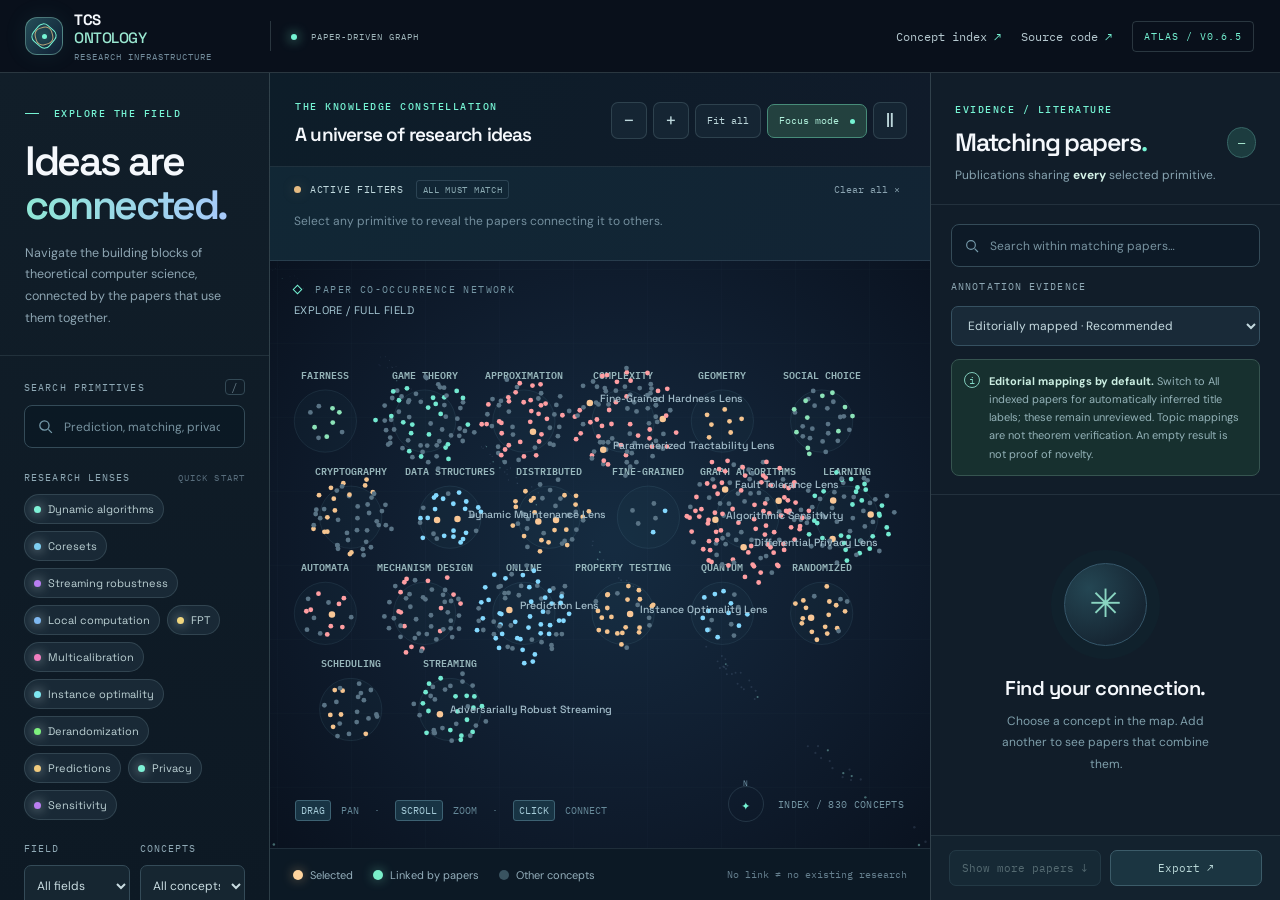
<file: tcs-ontology/map.html>
<!doctype html>
<html lang="en">
<head>
  <meta charset="utf-8"><meta name="viewport" content="width=device-width,initial-scale=1">
  <meta name="theme-color" content="#080e18"><meta name="description" content="TCS Ontology • An interactive, publication-driven atlas of theoretical computer science.">
  <title>Research Atlas — TCS Ontology</title>
  <link rel="preconnect" href="https://fonts.googleapis.com"><link rel="preconnect" href="https://fonts.gstatic.com" crossorigin>
  <link href="https://fonts.googleapis.com/css2?family=DM+Sans:wght@400;500;600;700&family=IBM+Plex+Mono:wght@400;500;600&family=Space+Grotesk:wght@400;500;600;700&display=swap" rel="stylesheet">
  <link rel="stylesheet" href="./map.css">
</head>
<body>
<div class="app">
  <header class="masthead">
    <a class="brand" href="./" aria-label="TCS Ontology home"><span class="brand-emblem"><span class="emblem-s1"></span><span class="emblem-s2"></span><span class="emblem-dot"></span></span><span class="brand-type">TCS <strong>ONTOLOGY</strong><small>RESEARCH INFRASTRUCTURE</small></span></a>
    <span class="head-divider"></span><span class="head-context"><span class="status-pulse"></span> PAPER-DRIVEN GRAPH</span>
    <div class="head-spacer"></div>
    <a class="head-link" href="./">Concept index <span aria-hidden="true">↗</span></a>
    <a class="head-link head-github" href="https://github.com/wuwenhao2002/wuwenhao2002.github.io/tree/main/tcs-ontology" target="_blank" rel="noopener noreferrer">Source code <span aria-hidden="true">↗</span></a>
    <span class="release">ATLAS / V0.6.5</span>
  </header>

  <main class="workspace">
    <aside class="discovery" aria-label="Discover research primitives">
      <div class="discovery-hero">
        <div class="eyebrow"><span class="eyebrow-dash"></span> EXPLORE THE FIELD</div>
        <h1>Ideas are<br><span>connected.</span></h1>
        <p>Navigate the building blocks of theoretical computer science, connected by the papers that use them together.</p>
      </div>

      <div class="filter-panel">
        <label for="mapSearch" class="field-label">SEARCH PRIMITIVES <span class="key-hint">/</span></label>
        <div class="search-wrap"><svg viewBox="0 0 24 24" width="17" height="17" aria-hidden="true" fill="none" stroke="currentColor" stroke-width="1.8"><circle cx="10.5" cy="10.5" r="6.5"></circle><path d="m16 16 5 5"></path></svg><input id="mapSearch" type="search" placeholder="Prediction, matching, privacy…" autocomplete="off" spellcheck="false"></div>

        <div class="field-label field-top">RESEARCH LENSES <span class="muted-label">QUICK START</span></div>
        <div class="lens-quick" id="lensQuick" role="group" aria-label="Select cross-disciplinary research lens">
          <button class="lens-chip" data-primitive="lens.dynamic-maintenance"><span class="lens-dot" style="--lens-hue:166"></span>Dynamic algorithms</button>
          <button class="lens-chip" data-primitive="lens.coreset-compression"><span class="lens-dot" style="--lens-hue:198"></span>Coresets</button>
          <button class="lens-chip" data-primitive="lens.adversarially-robust-streaming"><span class="lens-dot" style="--lens-hue:270"></span>Streaming robustness</button>
          <button class="lens-chip" data-primitive="lens.local-computation"><span class="lens-dot" style="--lens-hue:210"></span>Local computation</button>
          <button class="lens-chip" data-primitive="lens.parameterized-tractability"><span class="lens-dot" style="--lens-hue:46"></span>FPT</button>
          <button class="lens-chip" data-primitive="lens.calibration-constraints"><span class="lens-dot" style="--lens-hue:326"></span>Multicalibration</button>
          <button class="lens-chip" data-primitive="lens.instance-adaptivity"><span class="lens-dot" style="--lens-hue:185"></span>Instance optimality</button>
          <button class="lens-chip" data-primitive="lens.derandomization"><span class="lens-dot" style="--lens-hue:120"></span>Derandomization</button>
          <button class="lens-chip" data-primitive="lens.prediction"><span class="lens-dot" style="--lens-hue:40"></span>Predictions</button>
          <button class="lens-chip" data-primitive="lens.differential-privacy"><span class="lens-dot" style="--lens-hue:166"></span>Privacy</button>
          <button class="lens-chip" data-primitive="lens.algorithmic-sensitivity"><span class="lens-dot" style="--lens-hue:271"></span>Sensitivity</button>
        </div>

        <div class="two-filters">
          <div><label for="mapArea" class="field-label">FIELD</label><select id="mapArea"><option value="">All fields</option></select></div>
          <div><label for="mapStatus" class="field-label">CONCEPTS</label><select id="mapStatus"><option value="all">All concepts</option><option value="source_checked">Source checked</option></select></div>
        </div>
      </div>

      <div class="index-head"><span>PRIMITIVE INDEX</span><span id="primitiveResultsCount" class="index-count">—</span></div>
      <div id="mapMatches" class="matches" role="group" aria-label="Primitive search results"></div>
      <div class="discovery-footer">
        <span class="footer-symbol">◈</span>
        <div><strong>Source first.</strong><span>Only shared papers establish a connection, never visual proximity.</span></div>
      </div>
    </aside>

    <section class="cosmos" aria-label="Interactive primitive constellation">
      <div class="map-toolbar">
        <div class="map-toolbar-title"><span class="eyebrow">THE KNOWLEDGE CONSTELLATION</span><h2 id="mapHeading">A universe of research ideas</h2></div>
        <div class="map-toolbar-actions">
          <button class="icon-tool" id="zoomOut" title="Zoom out" aria-label="Zoom out">−</button><button class="icon-tool" id="zoomIn" title="Zoom in" aria-label="Zoom in">+</button>
          <button class="pill-tool" id="resetView" title="Fit all concepts">Fit all</button>
          <button class="pill-tool" id="focusMode" aria-pressed="true" title="Focus on selected and linked primitives">Focus mode <span class="active-indicator"></span></button>
          <button class="icon-tool motion-tool" id="motionToggle" aria-label="Pause motion" aria-pressed="false" title="Pause / resume decorative motion">Ⅱ</button>
        </div>
      </div>

      <div id="mapLoadStatus" class="map-load-status" role="status" aria-live="polite">
        <span id="mapLoadMessage">Loading concepts and editorial paper index…</span>
        <button id="retryMapData" type="button" hidden>Retry loading</button>
      </div>

      <div class="selection-panel" aria-label="Selected primitive intersection">
        <div class="selection-label"><span class="light-dot"></span><span>ACTIVE FILTERS <em>ALL MUST MATCH</em></span><button id="clearSelection" class="clear-action">Clear all <span>×</span></button></div>
        <div class="selected-chips" id="selectedChips" aria-live="polite"><span class="empty-chips">Select any primitive to reveal the papers connecting it to others.</span></div>
      </div>

      <div id="stage" class="stage" role="application" tabindex="0" aria-label="Research graph. Click to add or remove primitive filters. Drag to move, scroll to zoom. Use the searchable primitive list for keyboard navigation.">
        <canvas id="mapCanvas" aria-hidden="true"></canvas>
        <div id="hoverTip" class="hover-tip" hidden></div>
        <div class="map-ambient top-left"><div class="ambient-line"><span class="ambient-bullet"></span> PAPER CO-OCCURRENCE NETWORK</div><div class="ambient-value" id="mapScope">EXPLORE / ATLAS</div></div>
        <div class="map-ambient bottom-right"><span class="mini-compass"><span class="compass-n">N</span><span class="compass-needle">✦</span></span><span id="mapCounter" class="map-counter">Loading research field…</span></div>
        <div class="map-bottom-left"><span class="control-key">DRAG</span> PAN <span class="control-divider">·</span> <span class="control-key">SCROLL</span> ZOOM <span class="control-divider">·</span> <span class="control-key">CLICK</span> CONNECT</div>
        <div id="mapError" class="map-error" hidden role="alert"></div>
      </div>

      <footer class="map-legend"><div class="legend-group">
        <span><i class="legend-sphere chosen"></i> Selected</span>
        <span><i class="legend-sphere related"></i> Linked by papers</span>
        <span><i class="legend-sphere dormant"></i> Other concepts</span>
      </div><span class="legend-disclaimer">No link ≠ no existing research</span></footer>
    </section>

    <aside class="literature" aria-label="Paper matches">
      <div class="lit-header">
        <div class="eyebrow">EVIDENCE / LITERATURE</div>
        <div class="lit-title-row"><h2>Matching papers<span class="heading-period">.</span></h2><span id="paperCount" class="paper-count" aria-live="polite">—</span></div>
        <p>Publications sharing <strong>every</strong> selected primitive.</p>
      </div>
      <div class="lit-filters">
        <div class="paper-search"><svg viewBox="0 0 24 24" width="16" height="16" aria-hidden="true" fill="none" stroke="currentColor" stroke-width="1.7"><circle cx="10.5" cy="10.5" r="6.5"></circle><path d="m16 16 5 5"></path></svg><input id="paperSearch" type="search" aria-label="Search within matching papers" placeholder="Search within matching papers…"></div>
        <label for="paperEvidence" class="field-label">ANNOTATION EVIDENCE</label>
        <select id="paperEvidence"><option value="curated" selected>Editorially mapped · Recommended</option><option value="all">All indexed papers (includes unreviewed)</option><option value="harvested">Title-inferred candidates only</option></select>
        <div id="paperMethod" class="evidence-note"><span class="evidence-icon">i</span><span><b>Editorial mappings by default.</b> Switch to All indexed papers for automatically inferred title labels; these remain unreviewed. Topic mappings are not theorem verification. An empty result is not proof of novelty.</span></div>
      </div>
      <div id="mapDetail" class="paper-scroll">
        <div class="empty-papers"><div class="empty-planet"><span>✳</span></div><h3>Find your connection.</h3><p>Choose a concept in the map. Add another to narrow down to papers that use both.</p></div>
      </div>
      <div class="paper-footer"><button id="morePapers" disabled>Show more papers <span>↓</span></button><button id="exportPapers" title="Download matching paper metadata as JSON">Export ↗</button></div>
    </aside>
  </main>
</div>
<script src="./map-model.js" defer></script><script src="./map-data.js" defer></script><script src="./map.js" defer></script>
</body></html>
</file>
<file: tcs-ontology/styles.css>
@import url('https://fonts.googleapis.com/css2?family=DM+Sans:wght@400;500;600;700&family=IBM+Plex+Mono:wght@400;500;600&family=Space+Grotesk:wght@400;500;600;700&display=swap');
:root{--bg:#f5f4ef;--panel:#fffefa;--ink:#1d2426;--muted:#65716f;--border:#d9dfd9;--line:#e7e8e2;--teal:#007d71;--tint:#e0f3ed;--orange:#e97238}
*{box-sizing:border-box}html{scroll-behavior:smooth}body{margin:0;background:var(--bg);color:var(--ink);font:15px/1.55 'DM Sans',sans-serif}button,input,select{font:inherit}button{cursor:pointer}a{color:inherit;text-decoration:none}a:hover{color:var(--teal)}.shell{max-width:1320px;margin:auto;padding:0 38px}.site-head{display:flex;align-items:center;justify-content:space-between;padding:24px 0;border-bottom:1px solid var(--border)}.logo{display:flex;align-items:center;gap:15px}.logo-mark{display:grid;place-items:center;width:52px;height:52px;background:var(--ink);color:white;font:700 16px 'Space Grotesk';letter-spacing:-2px}.logo-mark span{color:#83d8bc}.brand{font:700 19px 'Space Grotesk';letter-spacing:-.6px}.tiny{font:11px 'IBM Plex Mono';letter-spacing:.2px}.muted{color:var(--muted)}.head-right{display:flex;gap:17px;align-items:center;font:12px 'IBM Plex Mono'}.text-btn{background:none;border:0;color:inherit}.sep{color:#c6c9c5}.status{background:#e4eee9;border:1px solid #c7ded4;border-radius:100px;padding:8px 12px;color:#366556;font:10px 'IBM Plex Mono';letter-spacing:1px}.dot{display:inline-block;background:#48ab7f;width:7px;height:7px;border-radius:50%;margin-right:6px}.hero{padding:88px 0 0}.eyebrow{font:600 11px 'IBM Plex Mono',monospace;color:var(--teal);letter-spacing:1.3px}.hero h1{font:700 clamp(60px,8vw,112px)/.99 'Space Grotesk';letter-spacing:-6px;margin:21px 0 26px}.hero h1 em{font-style:normal;color:var(--teal)}.hero p{max-width:625px;font-size:18px;color:#5b6664;line-height:1.7}.hero-actions{display:flex;gap:12px;margin-top:31px}.primary,.secondary{display:inline-flex;align-items:center;justify-content:center;gap:19px;border-radius:3px;padding:13px 18px;border:1px solid var(--ink);font-weight:600;transition:.16s}.primary{background:var(--ink);color:white}.primary:hover{background:var(--teal);border-color:var(--teal)}.secondary{background:transparent;color:var(--ink)}.secondary:hover{background:#e6ece7}.small{padding:8px 11px;font-size:12px;gap:5px}.hero-grid{margin-top:83px;display:grid;grid-template-columns:repeat(4,1fr);border-top:1px solid var(--border);border-bottom:1px solid var(--border)}.hero-grid>div{display:flex;flex-direction:column;gap:6px;padding:25px 20px 23px;border-right:1px solid var(--border)}.hero-grid>div:first-child{padding-left:0}.hero-grid>div:last-child{border-right:none}.hero-grid strong{font:600 36px 'Space Grotesk';letter-spacing:-2px}.hero-grid span{font:10px 'IBM Plex Mono';color:var(--muted);letter-spacing:1px}.body-main{margin-top:35px}.tabs{display:flex;gap:2px;border-bottom:1px solid var(--border);flex-wrap:wrap}.tab{border:0;background:transparent;color:#6d7472;font:500 12px 'IBM Plex Mono';padding:18px 20px;border-bottom:2px solid transparent}.tab.active{color:var(--teal);border-bottom-color:var(--teal)}.tab span{margin-left:7px}.view{padding:45px 0 90px}.hidden{display:none!important}.section-head{display:flex;justify-content:space-between;align-items:end;gap:20px;margin-bottom:32px}.section-head h2{font:600 clamp(34px,4vw,48px) 'Space Grotesk';letter-spacing:-2px;margin:11px 0 4px}.section-head p{margin:0;color:var(--muted);max-width:610px}.accent-dot{color:var(--teal)}.head-actions{display:flex;gap:7px}.search-line{display:grid;grid-template-columns:1fr 175px 210px;gap:10px;margin-bottom:19px}.searchbox{display:flex;align-items:center;gap:9px;background:var(--panel);border:1px solid var(--border);padding:0 15px}.searchbox:focus-within{border-color:var(--teal)}.searchicon{font-size:25px;color:var(--teal)}input[type=search]{width:100%;padding:15px 0;border:0;background:none;outline:none;min-width:0}.shortcut{border:1px solid var(--line);padding:0 6px;color:var(--muted);border-radius:4px;font:12px 'IBM Plex Mono'}select{border:1px solid var(--border);background:var(--panel);padding:13px 12px;min-width:0;max-width:100%;color:var(--ink);outline-color:var(--teal)}.catalog-layout{display:grid;grid-template-columns:minmax(0,1.35fr) minmax(340px,1fr);gap:18px;align-items:start}.results,.inspector,.composer-form,.output{background:var(--panel);border:1px solid var(--border)}.results-meta{display:flex;justify-content:space-between;padding:15px 20px;border-bottom:1px solid var(--line);font:10px 'IBM Plex Mono';color:var(--muted);letter-spacing:.6px}.result-item{padding:18px 20px;border:0;border-bottom:1px solid var(--line);width:100%;text-align:left;background:transparent;display:flex;justify-content:space-between;align-items:center;gap:8px}.result-item:hover,.result-item.selected{background:#f0f6f1}.result-title{font:600 16px 'Space Grotesk';margin-bottom:4px}.result-desc{font-size:12px;color:var(--muted);line-height:1.6;display:-webkit-box;-webkit-box-orient:vertical;-webkit-line-clamp:2;overflow:hidden}.chips{display:flex;gap:6px;flex-wrap:wrap;margin-top:8px}.chip{display:inline-block;border:1px solid #dce4de;color:#64736e;padding:3px 7px;border-radius:2px;font:10px 'IBM Plex Mono'}.chip.kind{background:#e9f5ee;border-color:#d8e6db;color:#207565}.arrow{font-size:20px;color:var(--teal);flex-shrink:0}.pagination{display:flex;justify-content:space-between;align-items:center;gap:10px;padding:15px}.pagination span{font:11px 'IBM Plex Mono';color:var(--muted)}.inspector{position:sticky;top:15px;min-height:400px;padding:26px}.empty-state{text-align:center;padding:70px 30px;color:var(--muted)}.empty-state strong{display:block;color:var(--ink);font:600 19px 'Space Grotesk';margin:12px 0}.big-glyph{font-size:48px;color:#acc3b9}.detail-id{font:11px 'IBM Plex Mono';color:var(--teal);word-break:break-all}.detail-title{font:600 30px/1.2 'Space Grotesk';letter-spacing:-1px;margin:15px 0}.detail-intro{color:#505f5b;line-height:1.8}.detail-sub{font:600 11px 'IBM Plex Mono';letter-spacing:.8px;margin:23px 0 10px;color:#67736e}.detail-link{background:#f1f5f0;border:1px solid #e1e7df;display:inline-flex;padding:7px 10px;margin:4px 5px 0 0;font-size:12px;color:var(--teal);text-align:left}.detail-link:hover{background:#dfece3}.detail-pair{display:grid;grid-template-columns:105px 1fr;border-bottom:1px solid var(--line);padding:10px 0;font-size:12px;gap:10px}.detail-pair span:first-child{color:var(--muted)}.review{display:inline-flex;background:#fff1d9;color:#88611b;padding:5px 8px;font:10px 'IBM Plex Mono';margin-top:8px}.composer-grid{display:grid;grid-template-columns:minmax(0,.95fr) minmax(0,1.05fr);gap:20px}.composer-form,.output{padding:27px}.field-label{display:block;margin:0 0 8px;color:#59655f;letter-spacing:1px;font:11px 'IBM Plex Mono'}.composer-form select{display:block;width:100%;margin-bottom:11px}.form-hint,.caveat-inline{color:var(--muted);font-size:12px;line-height:1.7}.slot-row{margin-top:22px}.composer-buttons{display:flex;flex-wrap:wrap;gap:9px;margin-top:28px}.caveat-inline{margin-top:22px;border-top:1px solid var(--line);padding-top:15px}.output{background:#19322e;color:#e9f1eb;min-height:380px}.output .eyebrow{color:#91dbbc}.generated-placeholder{font:500 26px/1.35 'Space Grotesk';margin:32px 0 45px;letter-spacing:-.7px;color:#e2eae4;min-height:70px}.output-actions{display:flex;flex-wrap:wrap;gap:8px}.output .secondary{border-color:#59726c;color:#e9f4ef}.output .secondary:hover{background:#31514a}.output button:disabled{opacity:.35;cursor:not-allowed}.idea-notice{border-top:1px solid #36524b;margin-top:33px;padding-top:22px;font-size:12px;color:#a8bfb7}.idea-notice strong{color:#cde5d7}.evidence{background:#25443b;border:1px solid #4a695f;margin-top:22px;padding:14px;font-size:12px;line-height:1.7}.evidence a{color:#a3e0c0;text-decoration:underline}.saved-list{display:grid;gap:12px}.saved-item{background:var(--panel);border:1px solid var(--border);padding:20px;display:flex;gap:14px;justify-content:space-between}.saved-item strong{font:600 18px 'Space Grotesk';display:block}.saved-item small{color:var(--muted)}.saved-empty{padding:50px;text-align:center;border:1px dashed var(--border);color:var(--muted)}.source-note{background:#edf3ed;border-left:3px solid var(--teal);padding:17px 20px;line-height:1.7;color:#4a6057}.source-list{display:grid;grid-template-columns:1fr 1fr;gap:12px;margin-top:20px}.source{background:var(--panel);border:1px solid var(--border);padding:20px}.source h3{font:600 17px 'Space Grotesk';margin:4px 0}.source p{font-size:12px;color:var(--muted);margin-bottom:0}.source-label{font:10px 'IBM Plex Mono';color:var(--teal)}.toast{position:fixed;bottom:26px;right:30px;background:var(--ink);color:white;padding:11px 16px;font-size:12px;box-shadow:0 10px 25px #0002;opacity:0;pointer-events:none;transform:translateY(8px);transition:.2s}.toast.show{opacity:1;transform:translateY(0)}footer{border-top:1px solid var(--border);display:flex;justify-content:space-between;gap:12px;padding:20px 0 35px;font:10px 'IBM Plex Mono';letter-spacing:.3px;color:var(--muted)}dialog{max-width:560px;width:calc(100vw - 30px);border:1px solid var(--border);padding:30px;background:var(--panel);box-shadow:0 20px 50px #0004}dialog::backdrop{background:#101e1bbb}dialog h2{font:600 30px 'Space Grotesk'}dialog p{color:var(--muted)}dialog a{text-decoration:underline}.close-dialog{border:0;background:transparent;font-size:26px;float:right}
@media(max-width:950px){.shell{padding:0 20px}.catalog-layout{grid-template-columns:1fr}.inspector{position:static}.composer-grid{grid-template-columns:1fr}.search-line{grid-template-columns:1fr 1fr}.searchbox{grid-column:1/-1}.hero h1{letter-spacing:-4px}.head-right .sep,.head-right .status{display:none}}
@media(max-width:650px){.site-head{align-items:start}.head-right{gap:10px}.head-right a{display:none}.hero{padding-top:60px}.hero h1{font-size:58px;letter-spacing:-4px}.hero p{font-size:16px}.hero-grid{grid-template-columns:repeat(2,1fr);margin-top:55px}.hero-grid>div:nth-child(2){border-right:0}.hero-grid>div:nth-child(3){padding-left:0;border-top:1px solid var(--border)}.hero-grid>div:nth-child(4){border-top:1px solid var(--border)}.section-head{display:block}.head-actions{margin-top:17px}.search-line{grid-template-columns:1fr}.searchbox{grid-column:1}.tabs .tab{padding:13px 9px;font-size:10px}.source-list{grid-template-columns:1fr}footer{display:block}.hero-actions{flex-direction:column;align-items:start}.composer-form,.output{padding:20px}.generated-placeholder{font-size:24px}}
/* v0.2 quality-first UI */
.quality-banner{display:inline-flex;align-items:center;gap:12px;padding:13px 18px;margin:4px 0 10px;border:1px solid #9ecbb9;background:#e9f5ed;color:#225b48;font:12px 'IBM Plex Mono',monospace;line-height:1.6}
.quality-icon{font-size:17px;color:var(--teal)}.quality-sub{color:#648578}.quality-counter{font:13px 'IBM Plex Mono';color:var(--teal);padding:8px 0 22px}
.loading-state{padding:15px;border:1px dashed var(--border);background:#eef5ed;margin:14px 0;font:12px 'IBM Plex Mono';color:var(--muted);display:flex;align-items:center;gap:12px;flex-wrap:wrap}.loading-state[hidden]{display:none}
.search-line{grid-template-columns:minmax(0,1fr) 145px 190px 190px}
.chip.check{border-color:#aad4bb;color:#256b4d;background:#eaf7ed}.chip.pending{border-color:#e1d2a5;color:#91692f;background:#fff5df}
.review-ok{background:#e5f3e9;color:#287151}.review-warn{background:#fff1d9;color:#88611b}
.relation-list{display:grid;gap:8px}.relation-item{border-left:2px solid #8dc5b0;background:#f3f8f4;padding:10px}.relation-label{font:10px 'IBM Plex Mono';text-transform:uppercase;color:var(--muted)}
.theorem{border-top:1px solid var(--border);padding:11px 0}.theorem summary{cursor:pointer;font-weight:600}.theorem p{font-size:12px;line-height:1.7}
.composer-policy{display:flex;justify-content:space-between;gap:15px;flex-wrap:wrap;padding:14px 17px;margin-bottom:18px;background:#eaf4ed;border:1px solid #c7dece;color:#28584a;font-size:12px}
.composer-policy label{font-weight:700;white-space:nowrap;display:flex;align-items:center;gap:8px}.composer-policy p{max-width:650px;margin:0}
.saved-actions{display:flex;gap:7px;align-items:start;flex-shrink:0}.source a:hover{text-decoration:underline}
button:focus-visible,input:focus-visible,select:focus-visible,a:focus-visible,summary:focus-visible{outline:3px solid #e98a57;outline-offset:3px}
@media(max-width:1050px){.search-line{grid-template-columns:1fr 1fr}.searchbox{grid-column:1/-1}}
@media(max-width:650px){.search-line{grid-template-columns:1fr}.searchbox{grid-column:1}.quality-sub{display:block}.saved-item{display:block}.saved-actions{margin-top:16px}}
@media(prefers-reduced-motion:reduce){*,*:before,*:after{scroll-behavior:auto!important;transition:none!important;animation:none!important}}

.map-teaser{display:flex;align-items:center;justify-content:space-between;gap:30px;margin:42px 0 0;padding:22px 25px;background:#e2f1e8;border:1px solid #b8d4c6}.map-teaser strong{font:600 23px 'Space Grotesk';display:block;margin-top:8px}.map-teaser p{font-size:12px;max-width:530px;margin:6px 0 0;color:#5c776b}.map-teaser .primary{white-space:nowrap}.tab-map{background:#ebf6ee;color:#23765d!important;text-decoration:none}.detail-paper{padding:11px 0;border-bottom:1px solid var(--line)}.detail-paper a{display:block;font-size:12px;color:var(--teal);line-height:1.5}.papers-header{margin-top:55px}.paper-grid{display:grid;grid-template-columns:repeat(2,minmax(0,1fr));gap:14px}.paper-card{border:1px solid var(--border);background:var(--panel);padding:20px}.paper-card h3{font:600 17px/1.4 'Space Grotesk';margin:10px 0}.paper-card p{font-size:12px;color:var(--muted);line-height:1.7}.paper-source{color:var(--teal);font:11px 'IBM Plex Mono'}.paper-primitives{margin-top:16px;display:flex;flex-wrap:wrap;gap:6px}.paper-primitive{border:1px solid #b9d8c3;background:#e8f5eb;color:#34765e;border-radius:2px;padding:5px 7px;font:10px 'IBM Plex Mono'}.paper-primitive:hover{background:#c7ead6}@media(max-width:750px){.map-teaser{display:block}.map-teaser .primary{margin-top:18px}.paper-grid{grid-template-columns:1fr}}

/* Catalog navigation and browser-only recovery notices. */
.filter-actions{display:flex;align-items:center;gap:12px;flex-wrap:wrap;margin:-5px 0 18px}
.storage-notice{position:sticky;bottom:0;padding:12px 20px;background:#fff1d9;border-top:1px solid #d7bc7e;color:#704b15;font-size:13px;z-index:2}
.storage-notice[hidden]{display:none}
@media(max-width:650px){.filter-actions .tiny{line-height:1.6}}
</file>
<file: tcs-ontology/map.css>
/* TCS Ontology — Paper Atlas / visual system v0.5 */
:root{color-scheme:dark;--void:#070d16;--ink:#0b131f;--pane:#101b27;--paper:#111d29;--seam:rgba(167,195,206,.12);--seam-strong:rgba(173,207,207,.2);--white:#f5f8fc;--soft:#bacbd3;--muted:#728b9b;--mint:#75f3d3;--mint-dark:#2c927f;--amber:#ffd28b;--violet:#b8a4ff;--font:'DM Sans',Inter,system-ui,sans-serif;--display:'Space Grotesk',system-ui,sans-serif;--mono:'IBM Plex Mono',monospace}
*{box-sizing:border-box}html,body{min-width:320px;margin:0;height:100%;overflow:hidden;background:var(--void);color:var(--white);font:14px/1.5 var(--font);-webkit-font-smoothing:antialiased}button,input,select{font:inherit}button{cursor:pointer}a{color:inherit;text-decoration:none}input,select,button{outline-offset:3px}a:hover{color:var(--mint)}:focus-visible{outline:2px solid var(--amber)!important}
button{border:0;color:inherit;background:transparent}svg{flex-shrink:0}::selection{background:rgba(117,243,211,.3)}
.app{height:100%;display:flex;flex-direction:column}
.masthead{height:73px;flex:0 0 73px;padding:0 26px 0 25px;background:rgba(10,17,28,.98);border-bottom:1px solid var(--seam-strong);display:flex;align-items:center;gap:20px;z-index:15}
.brand{display:flex;align-items:center;gap:11px;min-width:225px}.brand-emblem{width:38px;height:38px;border-radius:12px;background:linear-gradient(130deg,#254e58,#101f34);border:1px solid rgba(160,239,214,.38);position:relative;display:block;box-shadow:0 0 24px rgba(82,194,174,.09)}
.emblem-s1,.emblem-s2{position:absolute;width:22px;height:22px;border:1.4px solid var(--mint);border-radius:7px;left:7px;top:7px;transform:rotate(40deg)}
.emblem-s2{width:18px;height:18px;left:9px;top:9px;transform:rotate(-16deg);border-color:rgba(255,210,139,.7)}.emblem-dot{width:5px;height:5px;border-radius:50%;background:var(--mint);position:absolute;left:16px;top:16px;box-shadow:0 0 11px var(--mint)}
.brand-type{font:700 15px/1.2 var(--display);letter-spacing:-.45px;display:flex;flex-direction:column}.brand-type strong{font-weight:500;display:inline;color:#9ae8d1}.brand-type small{font:9px var(--mono);letter-spacing:1px;color:var(--muted);margin-top:4px}.head-divider{height:30px;width:1px;background:var(--seam-strong)}
.head-context,.release{font:10px var(--mono);letter-spacing:1px;color:#9fb5ba}.status-pulse{display:inline-block;width:6px;height:6px;border-radius:50%;background:var(--mint);box-shadow:0 0 12px var(--mint);margin-right:8px}
.head-spacer{flex:1}.head-link{font:12px var(--mono);color:#b6c9d0;white-space:nowrap;transition:color .18s}.head-link span{color:var(--mint)}.release{border:1px solid var(--seam-strong);padding:8px 11px;border-radius:4px;color:var(--mint)}
.workspace{display:grid;grid-template-columns:minmax(263px,298px) minmax(430px,1fr) minmax(330px,390px);min-height:0;flex:1;overflow:hidden}
.discovery{display:flex;flex-direction:column;min-height:0;background:linear-gradient(180deg,#111e29 0%,#0d1924 100%);border-right:1px solid var(--seam-strong);z-index:4}
.discovery-hero{padding:34px 25px 25px;border-bottom:1px solid var(--seam)}.eyebrow{font:10px var(--mono);letter-spacing:1.5px;color:var(--mint);font-weight:500}.eyebrow-dash{display:inline-block;width:14px;height:1px;vertical-align:middle;background:var(--mint);margin:0 7px 2px 0}
.discovery-hero h1{font:600 41px/1.08 var(--display);letter-spacing:-2.4px;margin:19px 0 15px}.discovery-hero h1 span{color:var(--mint);background:linear-gradient(100deg,#8ee7d4,#a7c9fb);background-clip:text;-webkit-background-clip:text;-webkit-text-fill-color:transparent}
.discovery-hero p{font-size:12.5px;color:#8da5b2;line-height:1.75;margin:0;max-width:245px}
.filter-panel{padding:23px 24px 24px;border-bottom:1px solid var(--seam)}.field-label{font:10px var(--mono);letter-spacing:1.1px;color:#8fa9b5;display:flex;align-items:center;justify-content:space-between;margin-bottom:10px}
.key-hint{font:11px var(--mono);border:1px solid #47616e;padding:0 5px;border-radius:4px;opacity:.65}.field-top{margin-top:23px}.muted-label{font-size:9px;color:#586d7c}
.search-wrap,.paper-search{height:43px;display:flex;align-items:center;gap:10px;border:1px solid #344b58;background:rgba(11,24,36,.8);border-radius:8px;padding:0 12px;color:#769bab;transition:border-color .2s,box-shadow .2s}
.search-wrap:focus-within,.paper-search:focus-within{border-color:#79cfba;box-shadow:0 0 0 3px rgba(88,193,163,.13)}
.search-wrap input,.paper-search input{min-width:0;flex:1;width:100%;background:none;border:0;color:var(--white);outline:none;font-size:12px;padding:10px 0}.search-wrap input::placeholder,.paper-search input::placeholder{color:#7893a0}
.lens-quick{display:flex;flex-wrap:wrap;gap:7px}.lens-chip{display:inline-flex;align-items:center;gap:7px;border:1px solid rgba(174,208,219,.16);background:#192936;padding:7px 9px;border-radius:20px;font:11px var(--display);color:#bdd2d5;transition:.2s}.lens-chip:hover,.lens-chip.active{border-color:rgba(249,205,137,.6);background:#3a3234;color:#fff1da}
.lens-dot{width:7px;height:7px;display:block;border-radius:50%;background:hsl(var(--lens-hue),80%,72%);box-shadow:0 0 12px currentColor}
.two-filters{display:grid;grid-template-columns:1fr 1fr;gap:10px;margin-top:22px}.two-filters select,.lit-filters select{width:100%;min-width:0;border:1px solid #344b58;background:#162631;color:#c9dce1;border-radius:7px;font:12px var(--font);padding:11px 8px;cursor:pointer}
.two-filters select:focus-visible,.lit-filters select:focus-visible{outline:2px solid var(--mint)}
.index-head{padding:16px 24px;display:flex;justify-content:space-between;align-items:center;font:10px var(--mono);letter-spacing:1.05px;color:#8baeb6}.index-count{border-radius:15px;background:#1a3440;color:#75d7c3;padding:3px 8px}
.matches{overflow-y:auto;min-height:90px;flex:1;scrollbar-width:thin;scrollbar-color:#39505b transparent;padding:0 11px 10px}
.match{width:100%;text-align:left;background:transparent;padding:11px 13px;display:flex;gap:11px;align-items:center;color:#bcced7;border:1px solid transparent;border-radius:8px;transition:background .2s,border-color .2s}.match:hover{background:#1d3641;border-color:rgba(120,221,196,.24)}.match.selected{background:#302e30;border-color:rgba(255,210,139,.48);color:#ffe8bf}
.match .result-symbol{width:26px;height:26px;border:1px solid rgba(121,181,183,.3);border-radius:8px;display:grid;place-items:center;font:14px var(--display);color:var(--mint);flex-shrink:0}.match.selected .result-symbol{border-color:rgba(255,210,139,.48);color:var(--amber)}
.match .result-body{min-width:0;flex:1}.match .result-name{display:block;font:600 12px var(--display);overflow:hidden;text-overflow:ellipsis;white-space:nowrap}.match small{display:block;font:10px var(--mono);color:#668995;margin-top:3px;overflow:hidden;white-space:nowrap;text-overflow:ellipsis}.match .result-count{font:10px var(--mono);color:#719b9a;flex-shrink:0}.match.selected .result-count{color:#ffd7a4}
.discovery-footer{border-top:1px solid var(--seam);display:flex;align-items:center;gap:12px;padding:18px 25px;color:#71919a}.footer-symbol{font-size:28px;color:var(--mint)}.discovery-footer div{display:flex;flex-direction:column;gap:3px}.discovery-footer strong{font:600 12px var(--display);color:#b1d6ca}.discovery-footer span:last-child{font:10px/1.5 var(--font)}
.cosmos{position:relative;display:flex;flex-direction:column;min-width:0;min-height:0;background:#0a1321}
.map-toolbar{height:94px;flex-shrink:0;padding:18px 23px 16px 25px;border-bottom:1px solid var(--seam);display:flex;align-items:center;justify-content:space-between;gap:12px;background:linear-gradient(110deg,#0d1d29,#101b2a)}
.map-toolbar-title{min-width:0}.map-toolbar-title h2{font:600 21px/1.2 var(--display);letter-spacing:-.8px;margin:8px 0 0;white-space:nowrap;overflow:hidden;text-overflow:ellipsis;max-width:390px}
.map-toolbar-actions{display:flex;gap:6px;align-items:center;flex-shrink:0}.icon-tool,.pill-tool{border:1px solid rgba(174,206,211,.17);background:#152533;color:#bcd7db;border-radius:7px;min-height:34px;padding:5px 11px;transition:.18s}.icon-tool{font:19px var(--display);min-width:34px}.pill-tool{font:10px var(--mono);white-space:nowrap}
.icon-tool:hover,.pill-tool:hover{border-color:#6ba996;background:#213a43;color:white}.pill-tool[aria-pressed=true]{background:#23413f;color:#b0f0db;border-color:#478c79}.active-indicator{display:inline-block;width:5px;height:5px;background:var(--mint);border-radius:50%;margin-left:5px;vertical-align:middle}
.selection-panel{padding:15px 24px 14px;min-height:94px;background:linear-gradient(120deg,#112735,#122434);border-bottom:1px solid rgba(174,200,218,.14)}
.selection-label{display:flex;gap:9px;align-items:center;font:10px var(--mono);letter-spacing:.7px;color:#c0d9de}.light-dot{display:inline-block;width:7px;height:7px;background:#e5bb82;box-shadow:0 0 13px #e5bb8240;border-radius:50%}.selection-label em{font-style:normal;font-size:9px;border:1px solid rgba(151,184,202,.2);padding:3px 6px;border-radius:3px;color:#8cabb3;margin-left:5px}
.clear-action{margin-left:auto;color:#8aa3b0;font:10px var(--mono)}.clear-action:hover{color:var(--amber)}.selected-chips{display:flex;flex-wrap:wrap;gap:7px;margin-top:11px;min-height:25px;align-items:center}.empty-chips{color:#748f9e;font:12px var(--font)}
.selected-chip{display:inline-flex;align-items:center;gap:9px;background:linear-gradient(130deg,#574638,#3c3436);border:1px solid #af8864;color:#ffe1a9;font:600 11px var(--display);padding:7px 10px;border-radius:7px;transition:.18s}.selected-chip:hover{background:#67503a}.selected-chip .chip-x{opacity:.7}
.stage{position:relative;min-height:240px;flex:1;overflow:hidden;cursor:grab;touch-action:none;background:radial-gradient(circle at 50% 50%,#13243a 0%,#0c1727 52%,#080e19 100%)}
.stage:focus-visible{outline:2px solid var(--mint);outline-offset:-3px}.stage.dragging{cursor:grabbing}.stage canvas{display:block;width:100%;height:100%}
.hover-tip{position:absolute;z-index:4;pointer-events:none;max-width:285px;min-width:155px;background:#182d39;box-shadow:0 18px 42px rgba(0,0,0,.55),0 0 0 1px rgba(121,200,183,.5);border-radius:9px;padding:12px 15px;color:#fff}
.hover-tip .tip-heading{font:600 13px var(--display)}.hover-tip .tip-meta{display:block;font:10px var(--mono);color:#8db4bc;margin-top:4px}.hover-tip .tip-hint{display:block;font:10px var(--font);color:#a2d5c3;margin-top:9px}
.map-ambient{position:absolute;pointer-events:none;z-index:2;color:#7495a3}.top-left{top:22px;left:24px}.ambient-line{font:10px var(--mono);letter-spacing:1.4px}.ambient-bullet{display:inline-block;width:7px;height:7px;border:1px solid var(--mint);transform:rotate(45deg);margin-right:7px}.ambient-value{font:11px var(--display);color:#a4c6d2;letter-spacing:.4px;margin-top:7px}
.bottom-right{bottom:26px;right:26px;display:flex;align-items:center;gap:14px;font:10px var(--mono);letter-spacing:.3px}.mini-compass{position:relative;display:grid;place-items:center;border:1px solid #48627260;width:36px;height:36px;border-radius:50%;color:#7196a8}.compass-n{position:absolute;top:-9px;font-size:8px}.compass-needle{font-size:15px;color:var(--mint)}
.map-bottom-left{position:absolute;bottom:27px;left:25px;font:10px var(--mono);color:#668999;pointer-events:none}.control-key{display:inline-block;background:#183444;border:1px solid #3d6273;color:#a5cbd8;border-radius:3px;padding:3px 5px;margin-right:4px}.control-divider{margin:0 9px}
.map-error{position:absolute;top:30%;left:13%;right:13%;z-index:5;border:1px solid #c57c76;background:#462a2e;border-radius:8px;padding:20px;font-size:13px}
.map-legend{height:52px;flex-shrink:0;border-top:1px solid var(--seam);background:#0c1925;padding:0 23px;display:flex;justify-content:space-between;align-items:center;gap:10px;font:11px var(--font);color:#94aebb}
.legend-group{display:flex;align-items:center;gap:20px}.legend-group>span{display:flex;align-items:center;gap:7px}.legend-sphere{width:10px;height:10px;display:inline-block;border-radius:50%;background:#395360}.legend-sphere.chosen{background:#ffd49e;box-shadow:0 0 12px #f6c68475}.legend-sphere.related{background:#7aefc9;box-shadow:0 0 12px #7aefc97a}
.legend-disclaimer{font:10px var(--mono);color:#657f8e;white-space:nowrap}
.literature{min-width:0;min-height:0;display:flex;flex-direction:column;background:#111d29;border-left:1px solid var(--seam-strong)}
.lit-header{padding:30px 24px 21px;border-bottom:1px solid var(--seam)}
.lit-title-row{display:flex;align-items:center;justify-content:space-between;gap:10px;margin-top:10px}.lit-title-row h2{font:600 25px var(--display);letter-spacing:-1.2px;margin:0}.heading-period{color:var(--mint)}.paper-count{font:12px var(--mono);color:#a3e2cb;background:#1c3c3f;padding:7px 10px;border:1px solid #376565;border-radius:20px}
.lit-header p{color:#88a4b1;font:12px var(--font);margin:9px 0 0}.lit-header strong{color:#d6f3e8}
.lit-filters{padding:19px 20px 18px;border-bottom:1px solid var(--seam);display:flex;flex-direction:column;gap:13px}
.paper-search{background:#0d1a27}.lit-filters .field-label{margin:0}.lit-filters select{width:100%;border:1px solid #365161;border-radius:7px;padding:10px 12px;background:#192a38;color:#c4d9df;font:12px var(--font)}
.evidence-note{font:11px/1.65 var(--font);color:#94b2b8;border:1px solid #365450;border-radius:8px;background:#17302f;padding:12px;display:flex;gap:9px;align-items:start}
.evidence-note b{color:#cbede1}.evidence-icon{flex-shrink:0;border:1px solid #80caba;border-radius:50%;display:grid;place-items:center;width:16px;height:16px;color:#83d9c6;font:10px var(--mono)}
.paper-scroll{overflow-y:auto;scrollbar-color:#385462 transparent;scrollbar-width:thin;flex:1;min-height:0;padding:0 10px}
.empty-papers{padding:68px 22px 60px;text-align:center}.empty-planet{margin:0 auto;width:83px;height:83px;border:1px solid #35576a;border-radius:50%;background:radial-gradient(circle at 30% 30%,#244653,#162633 72%);display:grid;place-items:center;box-shadow:0 0 0 13px #10212c}.empty-planet span{font-size:39px;color:#8ad5c1}.empty-papers h3{font:600 20px var(--display);letter-spacing:-.5px;margin:29px 0 10px}.empty-papers p{font:12px/1.8 var(--font);color:#7f9fab;margin:0 auto;max-width:240px}
.paper-card{padding:18px 15px 20px;margin:6px 0;border:1px solid transparent;border-bottom-color:var(--seam);border-radius:8px;transition:border .18s,background .18s}
.paper-card:hover{border-color:rgba(102,213,183,.25);background:#182b38}.paper-card h3{font:600 15px/1.43 var(--display);letter-spacing:-.28px;margin:10px 0}
.paper-card h3 a:hover{color:var(--mint);text-decoration:underline}.evidence-badge{display:inline-block;padding:4px 8px;border:1px solid #326b64;border-radius:4px;background:#1b3c37;color:#92e5c6;font:9px var(--mono);letter-spacing:.6px}
.evidence-badge.machine{background:#382f29;border-color:#776043;color:#e3ba86}.paper-meta{display:flex;gap:10px;align-items:center;flex-wrap:wrap;font:10px var(--mono);color:#7394a2}
.paper-authors{font:11px/1.65 var(--font);color:#88a8b1;margin:9px 0 0}
.paper-abstract{font:11px/1.65 var(--font);color:#a4bac3;margin:12px 0}.paper-source{display:inline-flex;margin:10px 0 0;gap:4px;color:#93d9c5;font:11px var(--mono)}.paper-source:hover{text-decoration:underline}
.paper-matches{display:flex;flex-wrap:wrap;gap:5px;margin-top:13px}.paper-match{border:1px solid #36585a;background:#1b3540;border-radius:5px;color:#b4ddd2;padding:6px 8px;font:10px var(--font);transition:.18s}.paper-match:hover{background:#2a584f;border-color:#68bfa3}
.paper-footer{display:flex;gap:9px;border-top:1px solid var(--seam);padding:14px 18px;background:#13222e}.paper-footer button{padding:10px 12px;border-radius:7px;border:1px solid #3c5c69;background:#1b3541;color:#b9d7d7;flex:1;font:11px var(--mono)}.paper-footer button:hover:not(:disabled){background:#295249;border-color:#6dcbb1;color:#fff}.paper-footer button:disabled{opacity:.4;cursor:not-allowed}
@media(max-width:1360px){.workspace{grid-template-columns:minmax(240px,270px) minmax(420px,1fr) minmax(320px,350px)}.head-context{font-size:9px}.map-toolbar-title h2{font-size:19px}}
@media(max-width:1180px){.workspace{grid-template-columns:242px minmax(360px,1fr);grid-template-rows:minmax(530px,1fr) minmax(320px,auto);overflow-y:auto}.discovery{grid-row:1/3;position:sticky;top:0;max-height:calc(100dvh - 73px)}.cosmos{grid-row:1;grid-column:2;min-height:570px}.literature{grid-row:2;grid-column:2;max-height:540px;border-top:1px solid var(--seam-strong)}.lit-header{padding:18px 23px}.lit-filters{display:grid;grid-template-columns:1fr 1fr;align-items:end}.evidence-note{grid-column:1/-1}.map-legend{font-size:10px}}
@media(max-width:780px){html,body{height:auto;min-height:100%;overflow:auto}.masthead{height:66px;flex-basis:66px;padding:0 16px}.brand{min-width:unset}.brand-type{font-size:13px}.head-context,.head-divider,.head-github,.release{display:none}.workspace{display:flex;flex-direction:column;overflow:visible}.discovery{position:relative;top:auto;max-height:none;min-height:0;border-right:0}.discovery-hero{padding:21px 18px 13px}.discovery-hero h1{font-size:30px;letter-spacing:-1.4px;margin:9px 0}.discovery-hero p{max-width:100%;line-height:1.5}.filter-panel{padding:14px 18px}.index-head{padding:10px 18px}.matches{max-height:160px;flex:none;overflow:auto}.discovery-footer{display:none}.cosmos{min-height:0;height:78dvh;min-height:550px}.map-toolbar{padding:10px 12px;height:72px}.map-toolbar-title .eyebrow{font-size:8px}.map-toolbar-title h2{font-size:17px;max-width:170px}.map-toolbar-actions{gap:4px}.icon-tool{min-width:28px;padding:4px 7px}.pill-tool{font-size:9px;padding:5px}.selection-panel{min-height:85px;padding:13px}.stage{min-height:310px}.legend-disclaimer{display:none}.map-legend{padding:0 12px}.legend-group{gap:8px;font-size:10px}.map-bottom-left{display:none}.bottom-right{right:12px;bottom:14px}.literature{max-height:unset;min-height:390px;max-height:720px;border-left:0}.lit-filters{display:flex}.paper-scroll{min-height:220px}.lit-header{padding:18px 20px}.top-left{top:13px;left:12px}}
@media(max-width:400px){.head-link{display:none}.lens-quick{gap:4px}.map-toolbar-actions .pill-tool:last-of-type{display:none}.map-toolbar-title h2{font-size:15px}.legend-group{gap:8px}.legend-group span{font-size:9px}}
@media(prefers-reduced-motion:reduce){*,*:before,*:after{scroll-behavior:auto!important;animation:none!important;transition:none!important}}

/* v0.5 visual review corrections from actual Chromium desktop/mobile screenshots */
.lit-filters{align-items:stretch}.lit-filters .paper-search{width:100%;min-width:0}.lit-filters .paper-search input{min-width:0;width:100%}.lit-filters select{width:100%;min-width:0}
.map-load-status{display:flex;flex-shrink:0;align-items:center;gap:12px;padding:10px 18px;border-bottom:1px solid var(--seam);background:#17302f;color:#c6e9dd;font:12px/1.5 var(--font)}
.map-load-status[hidden],.map-load-status button[hidden]{display:none}.map-load-status span{flex:1}.map-load-status button{flex-shrink:0;border:1px solid #6aa694;border-radius:5px;padding:6px 10px;color:#d6fff0;background:#25483e;font:11px var(--mono)}
.map-load-status[data-state="warning"]{background:#342c25;color:#f3d3aa}.map-load-status[data-state="warning"] button{background:#473b2e;border-color:#ae8b60;color:#ffe3be}
.map-toolbar-actions button:disabled,.filter-panel button:disabled{opacity:.45;cursor:wait}.lit-filters select option:disabled{color:#7b8e99}
@media(max-width:780px){.lit-filters{display:flex;flex-direction:column;align-items:stretch}.lit-filters .paper-search{width:100%;box-sizing:border-box}.lit-filters .field-label{width:100%}}
</file>
